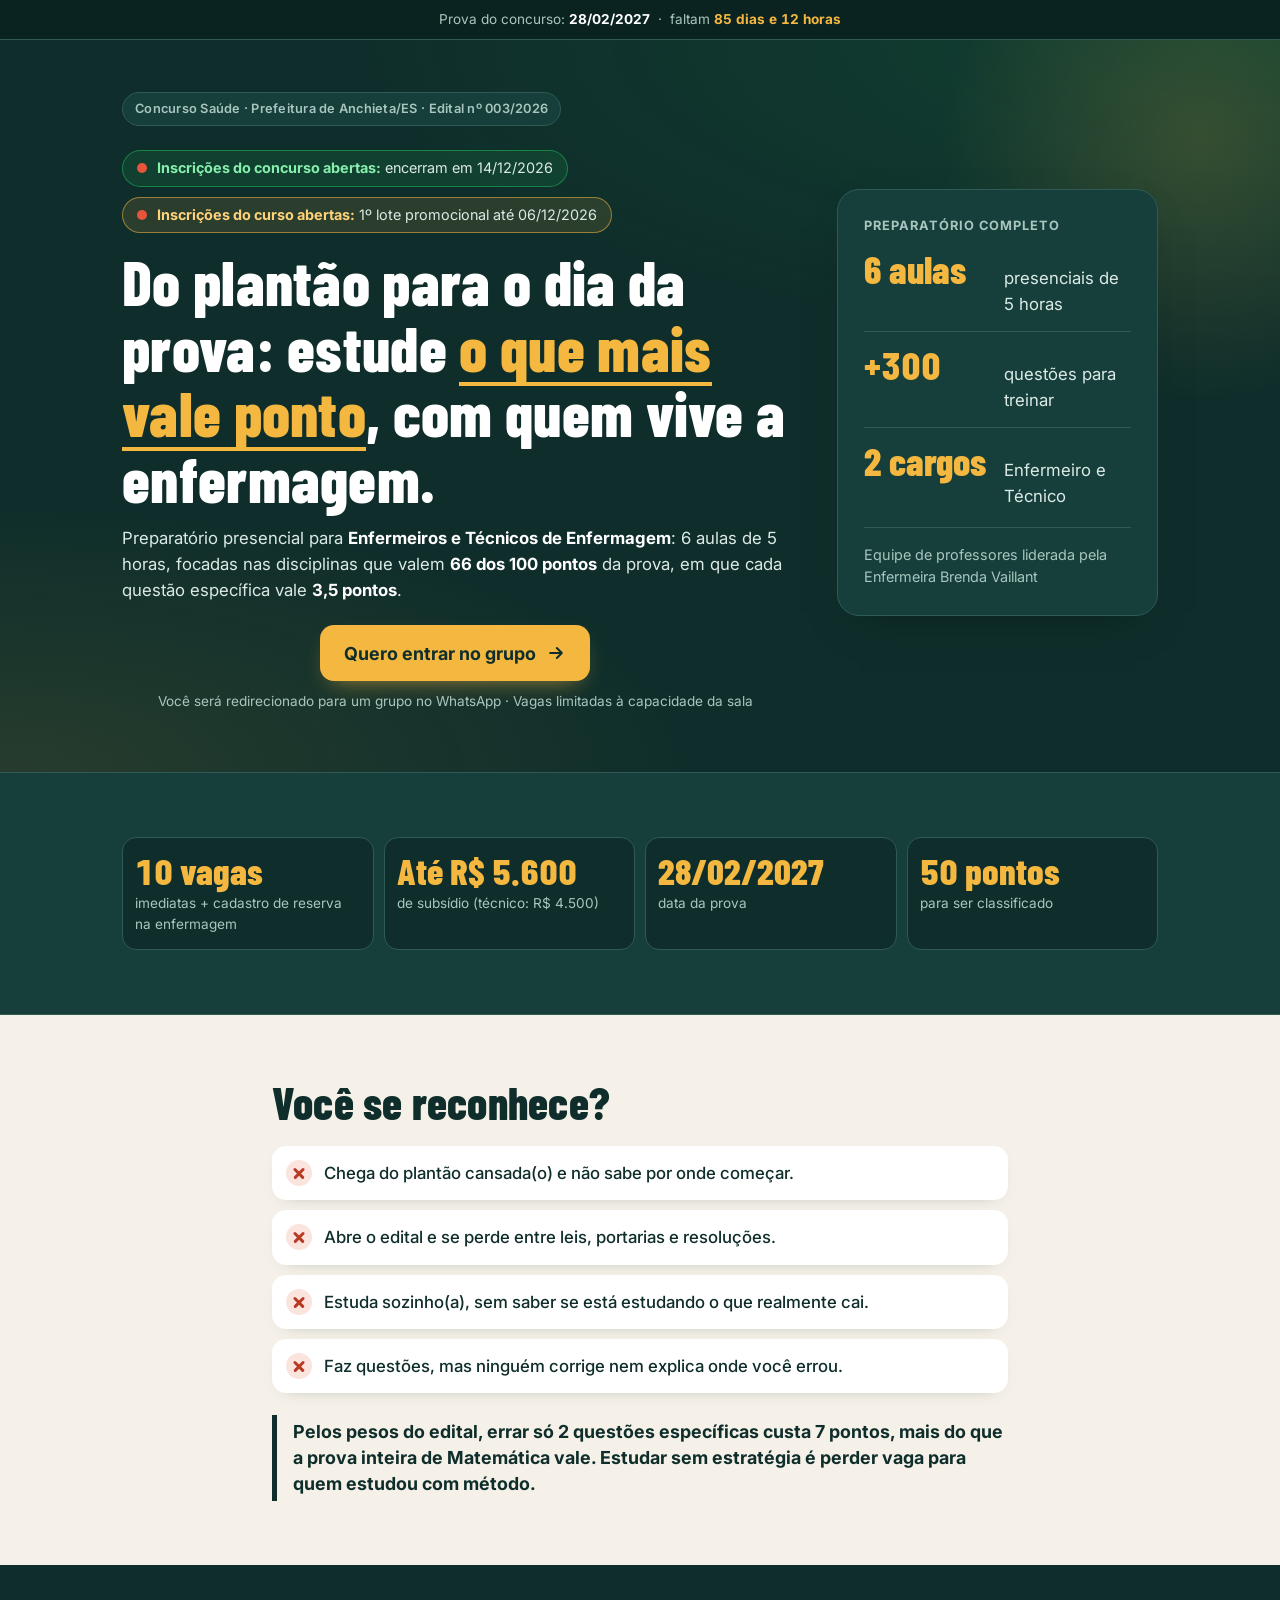
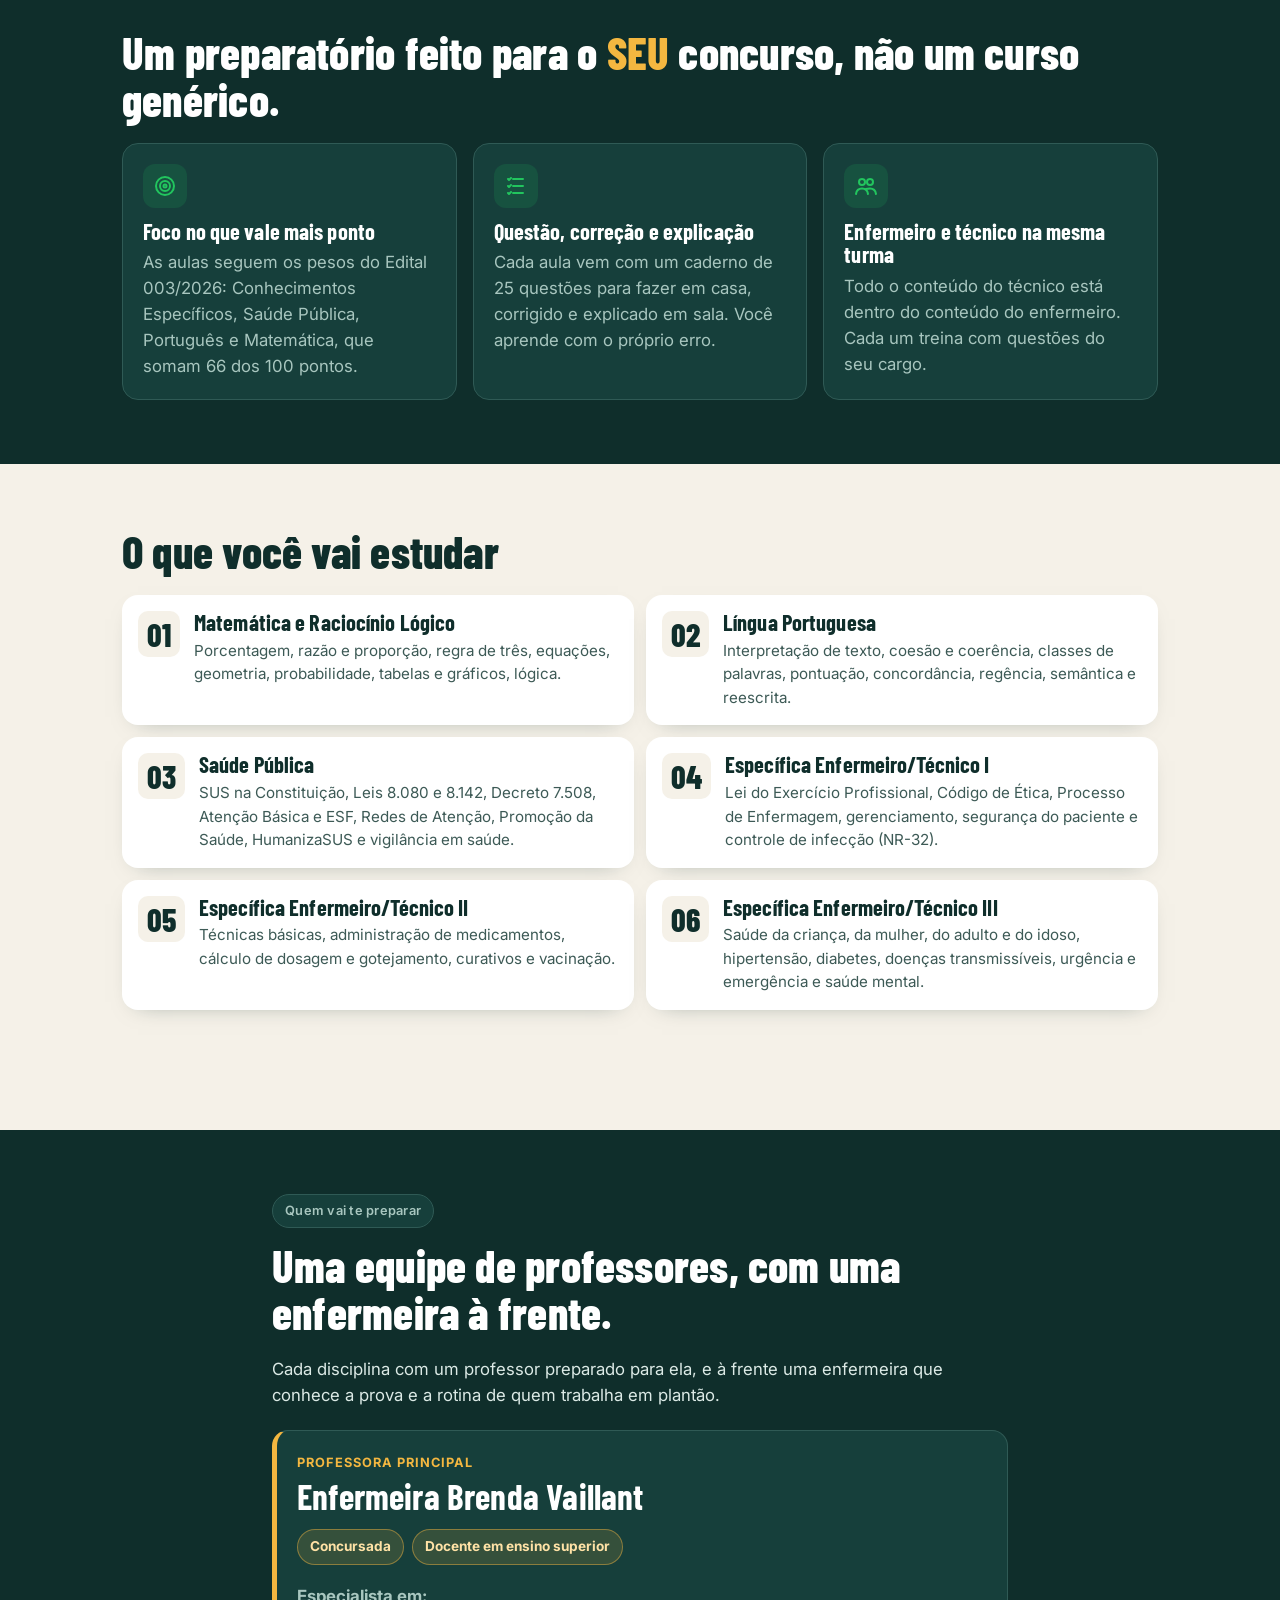
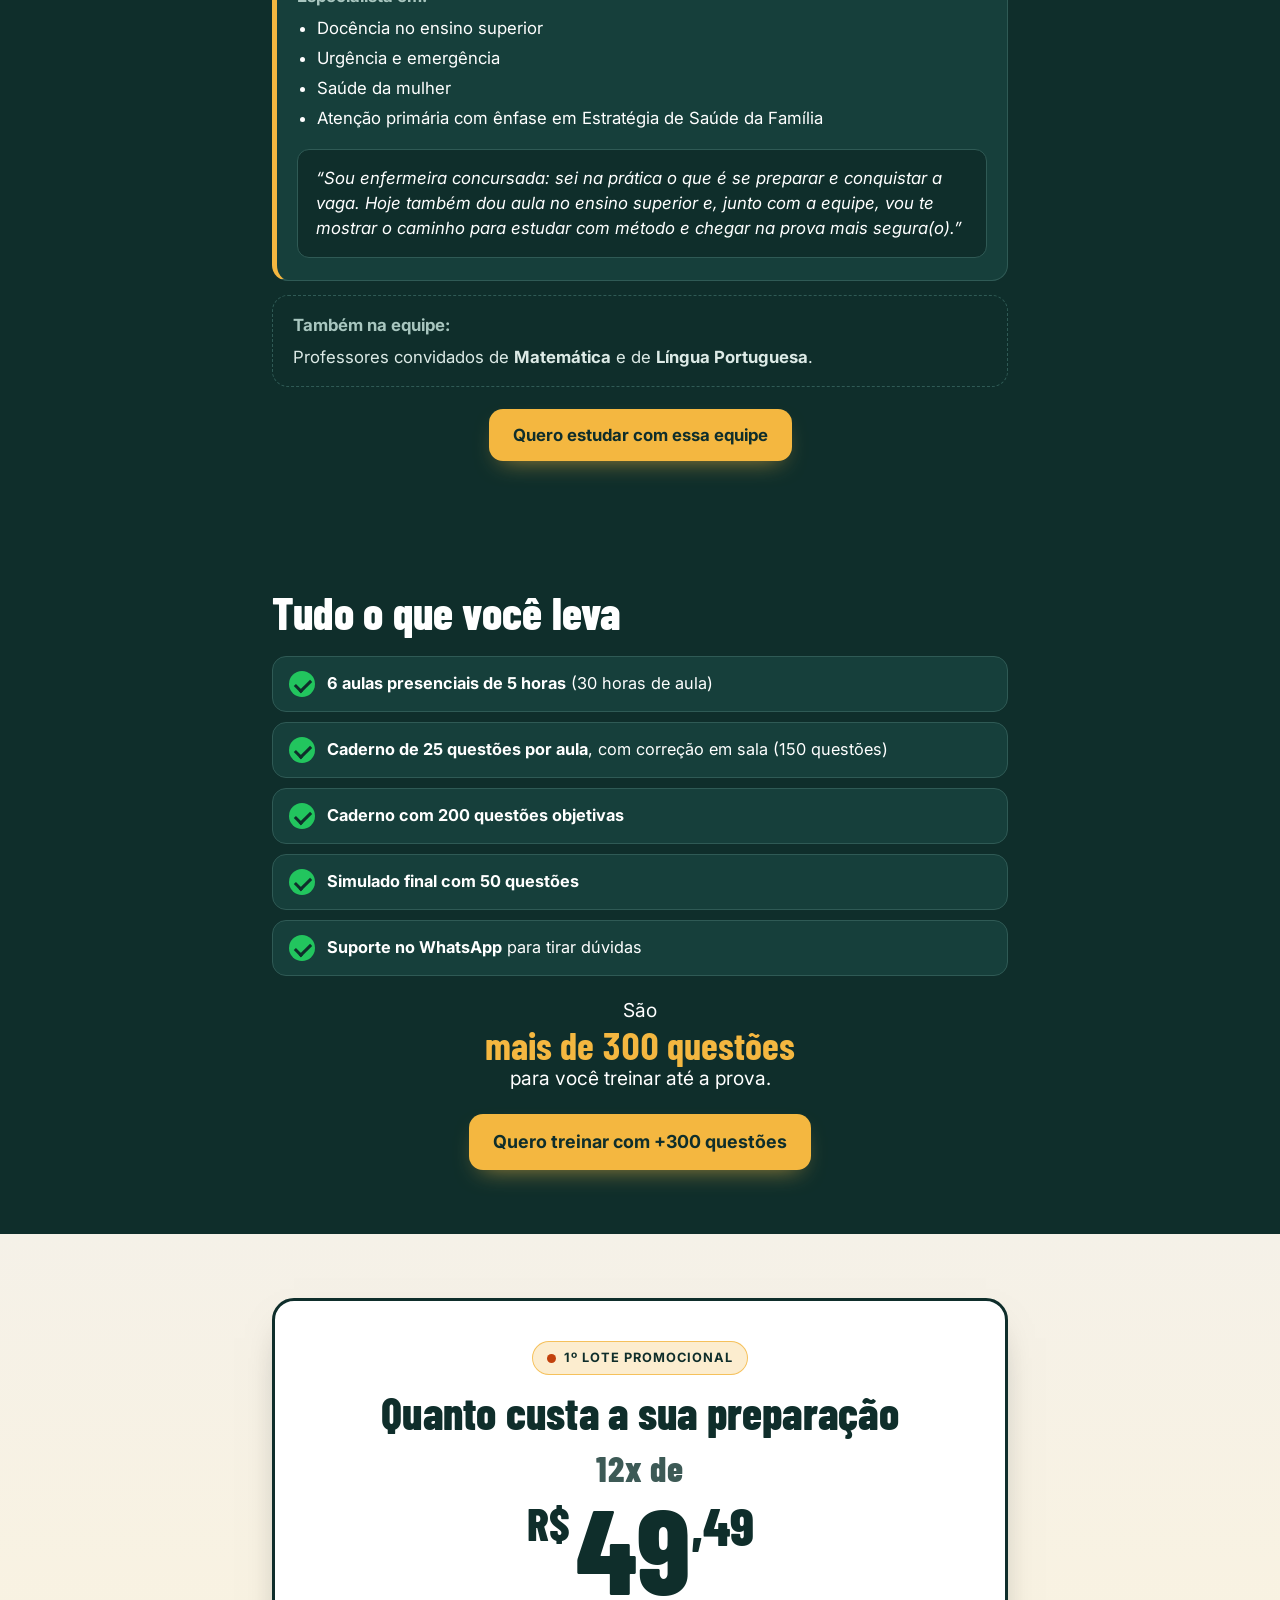
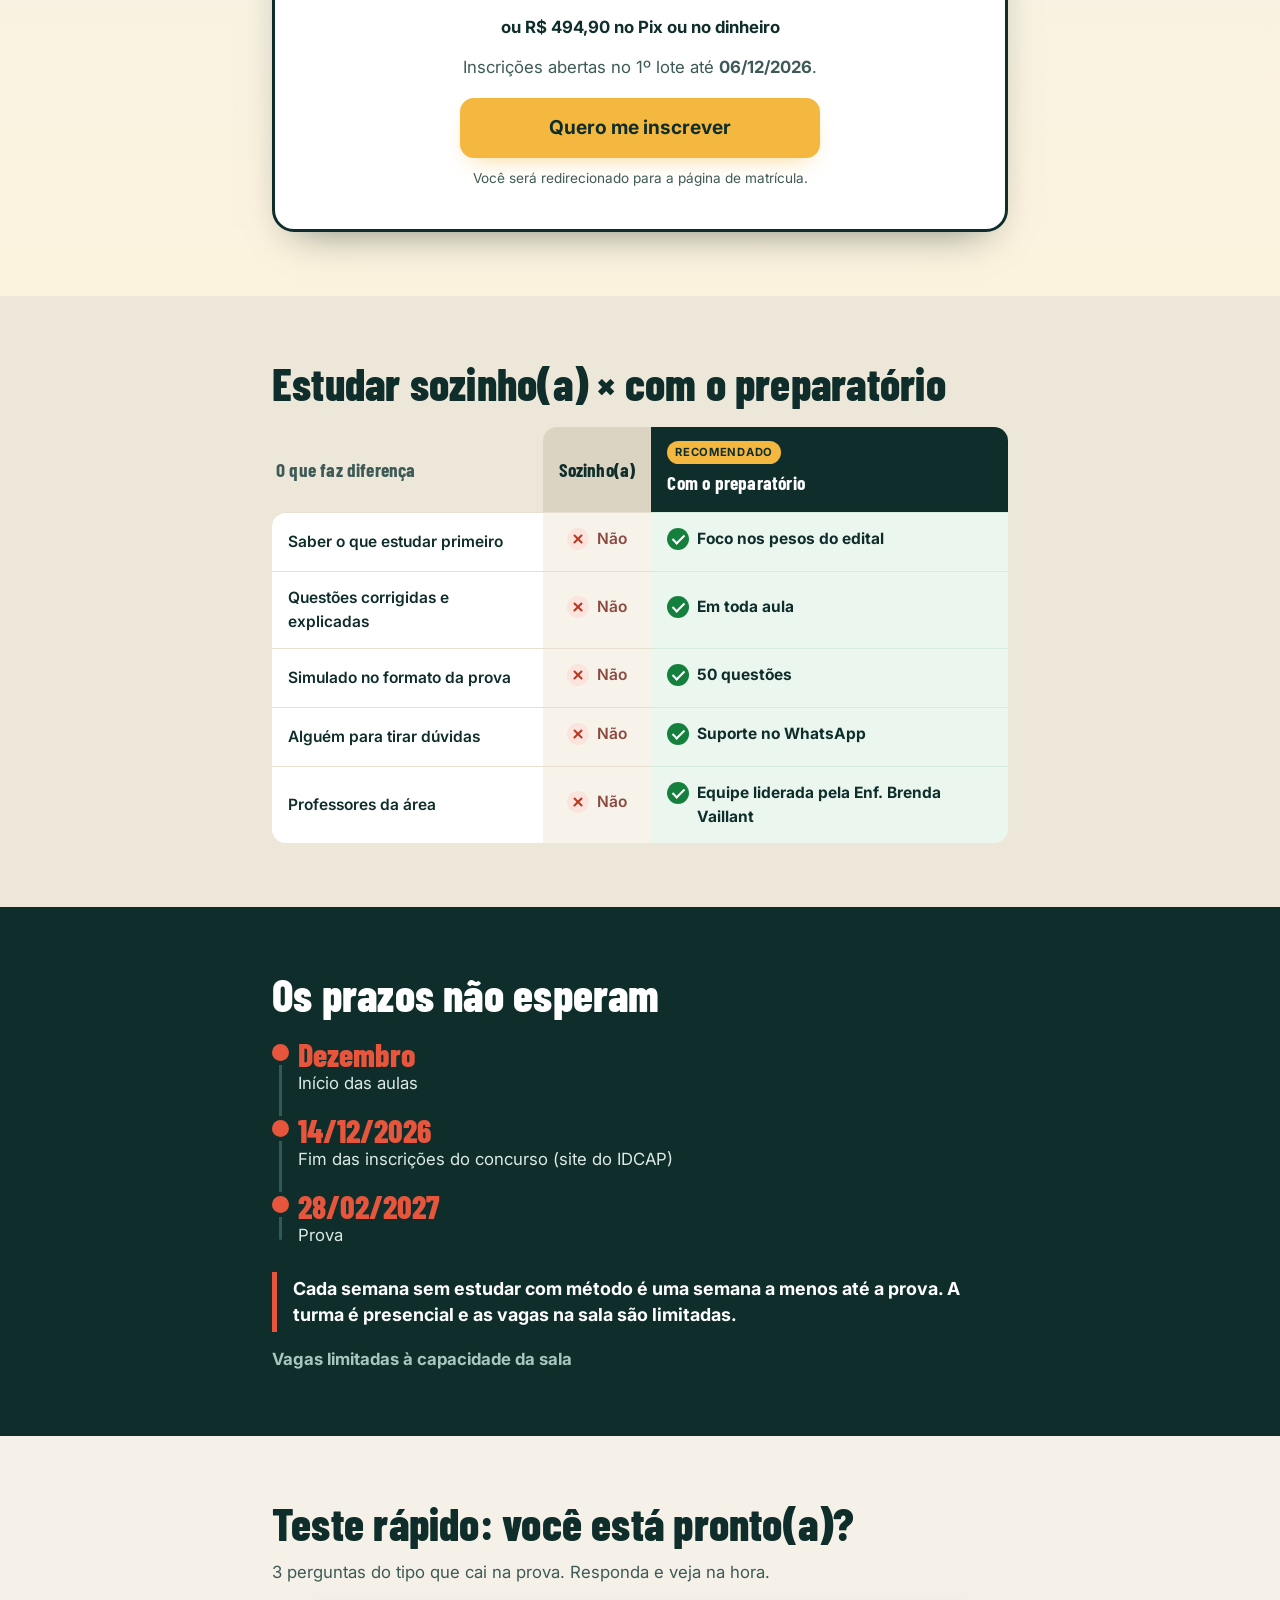
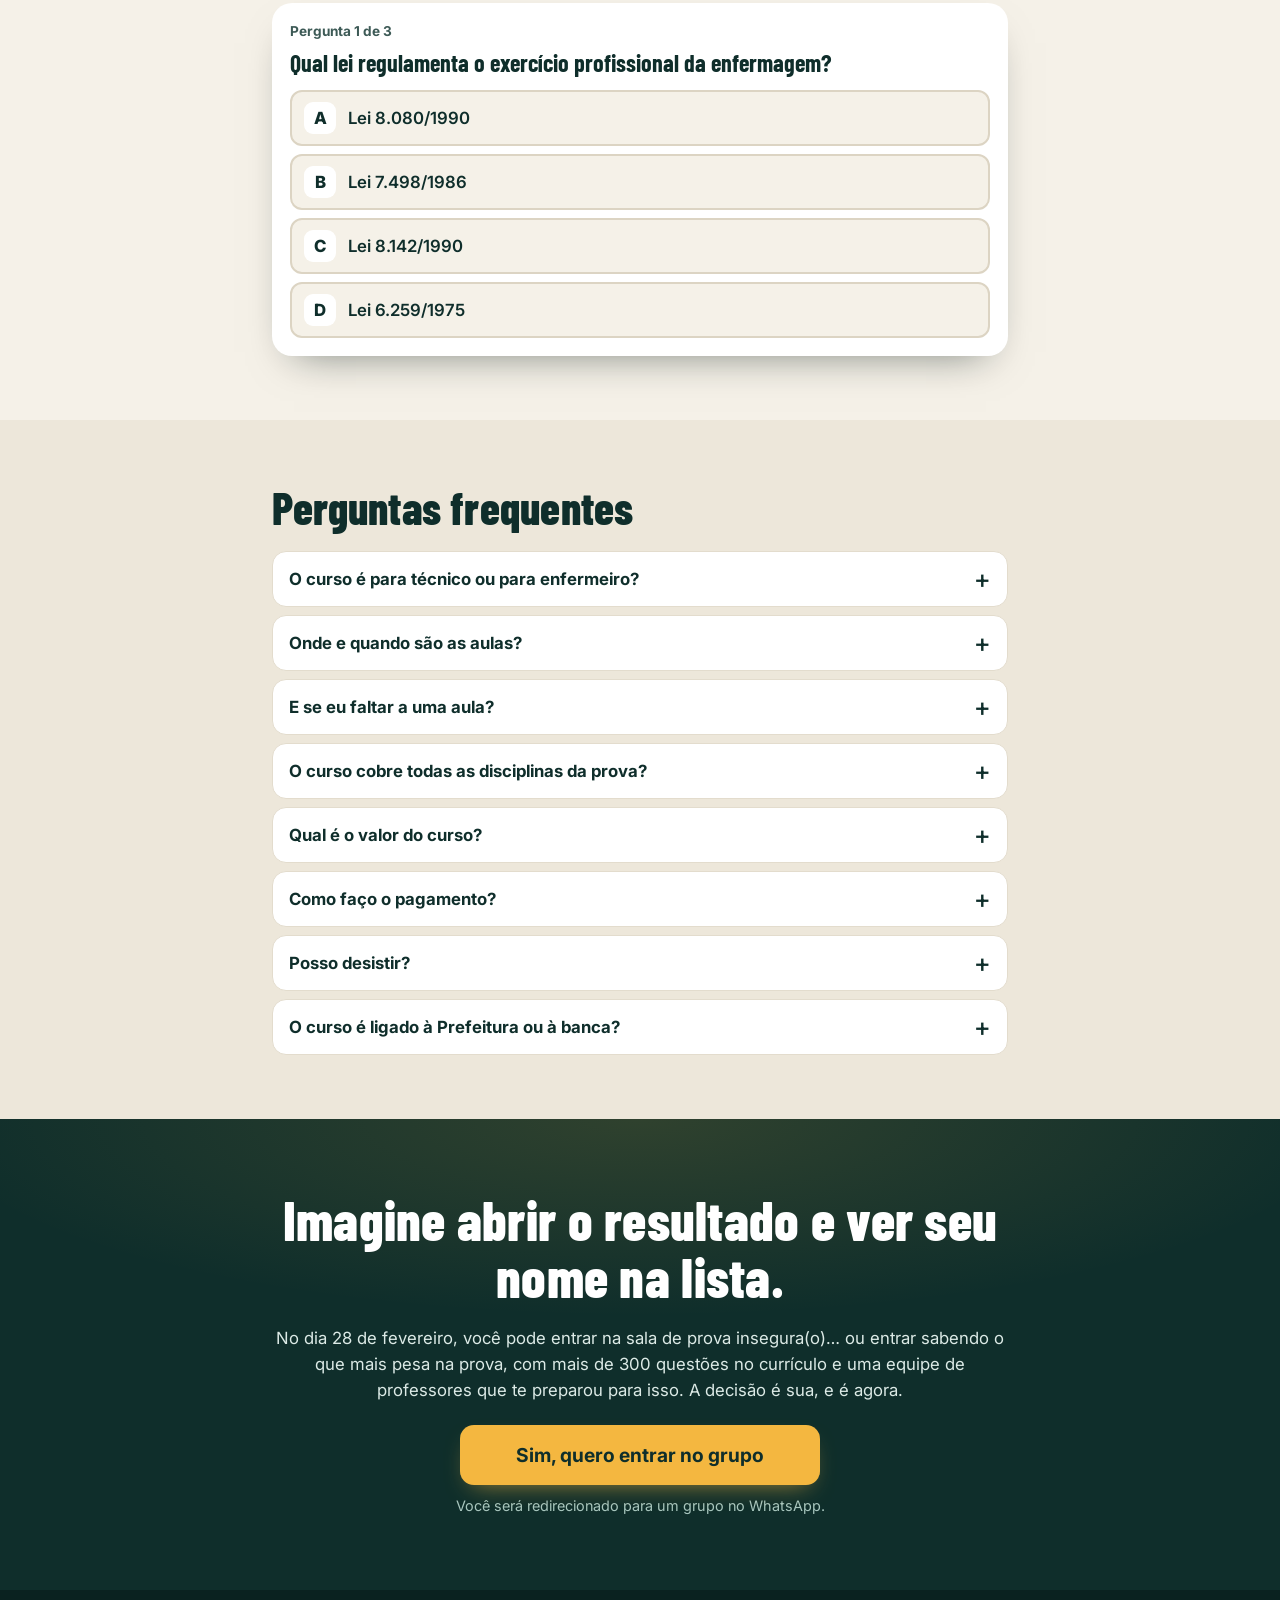
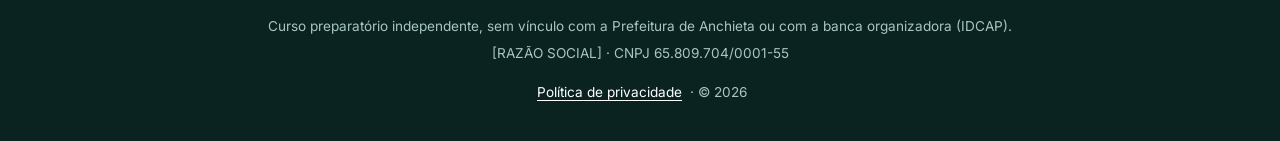
<file: index.html>
<!DOCTYPE html>
<html lang="pt-BR">
<head>
<meta charset="UTF-8">
<meta name="viewport" content="width=device-width, initial-scale=1, viewport-fit=cover">
<title>Preparatório de Enfermagem · Concurso Saúde Anchieta/ES</title>
<meta name="description" content="Preparatório presencial para Enfermeiros e Técnicos de Enfermagem do concurso da Saúde de Anchieta/ES: 6 aulas de 5 horas, mais de 300 questões e suporte no WhatsApp.">
<meta name="theme-color" content="#0F2E2B">

<!-- Open Graph: aparência do link no WhatsApp e nas redes -->
<meta property="og:type" content="website">
<meta property="og:locale" content="pt_BR">
<meta property="og:title" content="Preparatório de Enfermagem · Concurso Saúde Anchieta/ES">
<meta property="og:description" content="6 aulas presenciais de 5 horas, mais de 300 questões e suporte no WhatsApp, com uma equipe liderada pela Enfermeira Brenda Vaillant.">
<meta property="og:image" content="assets/og.jpg">
<!-- Ao publicar, troque por endereços completos: [URL DO SITE]/assets/og.jpg e og:url = [URL DO SITE] -->

<!-- PIXEL META / GOOGLE TAG AQUI -->

<link rel="icon" href="data:image/svg+xml,%3Csvg xmlns='http://www.w3.org/2000/svg' viewBox='0 0 32 32'%3E%3Crect width='32' height='32' rx='8' fill='%230F2E2B'/%3E%3Cpath d='M13 7h6v6h6v6h-6v6h-6v-6H7v-6h6z' fill='%23F4B740'/%3E%3C/svg%3E">
<link rel="preconnect" href="https://fonts.googleapis.com">
<link rel="preconnect" href="https://fonts.gstatic.com" crossorigin>
<link href="https://fonts.googleapis.com/css2?family=Barlow+Condensed:wght@700;800&family=Inter:wght@400;500;600;700&display=swap" rel="stylesheet">
<link rel="stylesheet" href="styles.css?v=179579770415">
</head>
<body>
<a class="pular" href="#conteudo">Pular para o conteúdo</a>
<div class="progresso-leitura" id="progresso" aria-hidden="true"></div>

<!-- 0. Barra fixa no topo -->
<div class="barra-topo" role="note">
  <span>Prova<span class="so-desktop"> do concurso</span>: <strong>28/02/2027</strong></span>
  <span class="ponto" aria-hidden="true">·</span>
  <span>faltam <strong id="contador" aria-live="off">--</strong></span>
</div>

<main id="conteudo">

  <!-- 1. Hero -->
  <section class="secao escura hero" id="topo">
    <div class="caixa hero-grade">
      <div class="hero-texto">
        <p class="selo">Concurso Saúde · Prefeitura de Anchieta/ES · Edital nº 003/2026</p>
        <p class="aviso-inscricoes" id="avisoInscricoes"><span class="ponto-vivo" aria-hidden="true"></span><span><strong>Inscrições do concurso abertas:</strong> encerram em 14/12/2026</span></p>
        <p class="aviso-inscricoes aviso-lote" data-lote><span class="ponto-vivo" aria-hidden="true"></span><span><strong>Inscrições do curso abertas:</strong> 1º lote promocional até <span data-texto="fimLote">06/12/2026</span></span></p>
        <h1>Do plantão para o dia da prova: estude <span class="destaque">o que mais vale ponto</span>, com quem vive a enfermagem.</h1>
        <p class="sub">Preparatório presencial para <strong>Enfermeiros e Técnicos de Enfermagem</strong>: 6 aulas de 5 horas, focadas nas disciplinas que valem <strong>66 dos 100 pontos</strong> da prova, em que cada questão específica vale <strong>3,5 pontos</strong>.</p>
        <a class="botao botao-grande botao-brilho" data-cta="hero" href="https://chat.whatsapp.com/J3gs56NgzSqK2GQkw09Z9s?s=cl&amp;p=i&amp;mlu=4&amp;ilr=4&amp;iam=2" target="_blank" rel="noopener">
          Quero entrar no grupo
          <svg viewBox="0 0 24 24" aria-hidden="true"><path d="M5 12h14M13 6l6 6-6 6"/></svg>
        </a>
        <p class="micro">Você será redirecionado para um grupo no WhatsApp · <span data-texto="vagasCurto">Vagas limitadas à capacidade da sala</span></p>
      </div>
      <aside class="hero-resumo" aria-label="Resumo do preparatório">
        <p class="hero-resumo-titulo">Preparatório Completo</p>
        <ul>
          <li><strong>6 aulas</strong><span>presenciais de 5 horas</span></li>
          <li><strong>+<span data-contar="300">300</span></strong><span>questões para treinar</span></li>
          <li><strong>2 cargos</strong><span>Enfermeiro e Técnico</span></li>
        </ul>
        <p class="hero-resumo-equipe">Equipe de professores liderada pela Enfermeira Brenda Vaillant</p>
      </aside>
    </div>
  </section>

  <!-- 2. Números do concurso -->
  <section class="secao numeros" aria-label="Números do concurso">
    <div class="caixa numeros-grade">
      <div class="numero revelar"><strong><span data-contar="10">10</span> vagas</strong><span>imediatas + cadastro de reserva na enfermagem</span></div>
      <div class="numero revelar"><strong>Até R$ <span data-contar="5600">5.600</span></strong><span>de subsídio (técnico: R$ 4.500)</span></div>
      <div class="numero revelar"><strong>28/02/2027</strong><span>data da prova</span></div>
      <div class="numero revelar"><strong><span data-contar="50">50</span> pontos</strong><span>para ser classificado</span></div>
    </div>
  </section>

  <!-- 3. Dor -->
  <section class="secao clara" aria-labelledby="t-dor">
    <div class="caixa estreita">
      <h2 id="t-dor" class="revelar">Você se reconhece?</h2>
      <ul class="lista-dor">
        <li class="revelar"><span class="icone-x" aria-hidden="true"></span>Chega do plantão cansada(o) e não sabe por onde começar.</li>
        <li class="revelar"><span class="icone-x" aria-hidden="true"></span>Abre o edital e se perde entre leis, portarias e resoluções.</li>
        <li class="revelar"><span class="icone-x" aria-hidden="true"></span>Estuda sozinho(a), sem saber se está estudando o que realmente cai.</li>
        <li class="revelar"><span class="icone-x" aria-hidden="true"></span>Faz questões, mas ninguém corrige nem explica onde você errou.</li>
      </ul>
      <p class="agitacao revelar">Pelos pesos do edital, errar só 2 questões específicas custa 7 pontos, mais do que a prova inteira de Matemática vale. Estudar sem estratégia é perder vaga para quem estudou com método.</p>
    </div>
  </section>

  <!-- 4. Solução -->
  <section class="secao escura" aria-labelledby="t-solucao">
    <div class="caixa">
      <h2 id="t-solucao" class="revelar">Um preparatório feito para o <span class="destaque">SEU</span> concurso, não um curso genérico.</h2>
      <div class="cards-3">
        <article class="card revelar">
          <span class="card-icone" aria-hidden="true"><svg viewBox="0 0 24 24"><circle cx="12" cy="12" r="9"/><circle cx="12" cy="12" r="5"/><circle cx="12" cy="12" r="1.5"/></svg></span>
          <h3>Foco no que vale mais ponto</h3>
          <p>As aulas seguem os pesos do Edital 003/2026: Conhecimentos Específicos, Saúde Pública, Português e Matemática, que somam 66 dos 100 pontos.</p>
        </article>
        <article class="card revelar">
          <span class="card-icone" aria-hidden="true"><svg viewBox="0 0 24 24"><path d="M9 5h10M9 12h10M9 19h10M4 5l1 1 2-2M4 12l1 1 2-2M4 19l1 1 2-2"/></svg></span>
          <h3>Questão, correção e explicação</h3>
          <p>Cada aula vem com um caderno de 25 questões para fazer em casa, corrigido e explicado em sala. Você aprende com o próprio erro.</p>
        </article>
        <article class="card revelar">
          <span class="card-icone" aria-hidden="true"><svg viewBox="0 0 24 24"><circle cx="8" cy="8" r="3"/><circle cx="16" cy="8" r="3"/><path d="M2 20c.5-3.5 3-5.5 6-5.5s5.5 2 6 5.5M12 15c1-.3 2.5-.5 4-.5 3 0 5.5 2 6 5.5"/></svg></span>
          <h3>Enfermeiro e técnico na mesma turma</h3>
          <p>Todo o conteúdo do técnico está dentro do conteúdo do enfermeiro. Cada um treina com questões do seu cargo.</p>
        </article>
      </div>
    </div>
  </section>

  <!-- 5. Conteúdo -->
  <section class="secao clara" aria-labelledby="t-conteudo">
    <div class="caixa">
      <h2 id="t-conteudo" class="revelar">O que você vai estudar</h2>
      <ol class="aulas">
        <li class="aula revelar"><span class="aula-num">01</span><div><h3>Matemática e Raciocínio Lógico</h3><p>Porcentagem, razão e proporção, regra de três, equações, geometria, probabilidade, tabelas e gráficos, lógica.</p></div></li>
        <li class="aula revelar"><span class="aula-num">02</span><div><h3>Língua Portuguesa</h3><p>Interpretação de texto, coesão e coerência, classes de palavras, pontuação, concordância, regência, semântica e reescrita.</p></div></li>
        <li class="aula revelar"><span class="aula-num">03</span><div><h3>Saúde Pública</h3><p>SUS na Constituição, Leis 8.080 e 8.142, Decreto 7.508, Atenção Básica e ESF, Redes de Atenção, Promoção da Saúde, HumanizaSUS e vigilância em saúde.</p></div></li>
        <li class="aula revelar"><span class="aula-num">04</span><div><h3>Específica Enfermeiro/Técnico I</h3><p>Lei do Exercício Profissional, Código de Ética, Processo de Enfermagem, gerenciamento, segurança do paciente e controle de infecção (NR-32).</p></div></li>
        <li class="aula revelar"><span class="aula-num">05</span><div><h3>Específica Enfermeiro/Técnico II</h3><p>Técnicas básicas, administração de medicamentos, cálculo de dosagem e gotejamento, curativos e vacinação.</p></div></li>
        <li class="aula revelar"><span class="aula-num">06</span><div><h3>Específica Enfermeiro/Técnico III</h3><p>Saúde da criança, da mulher, do adulto e do idoso, hipertensão, diabetes, doenças transmissíveis, urgência e emergência e saúde mental.</p></div></li>
      </ol>
      <p class="selo-claro revelar">Conteúdo baseado no Anexo III do Edital nº 003/2026.</p>
    </div>
  </section>

  <!-- 6. Autoridade -->
  <section class="secao escura" aria-labelledby="t-equipe">
    <div class="caixa estreita">
      <p class="selo revelar">Quem vai te preparar</p>
      <h2 id="t-equipe" class="revelar">Uma equipe de professores, com uma enfermeira à frente.</h2>
      <p class="equipe-intro revelar">Cada disciplina com um professor preparado para ela, e à frente uma enfermeira que conhece a prova e a rotina de quem trabalha em plantão.</p>

      <article class="professora revelar">
        <p class="professora-papel">Professora principal</p>
        <h3>Enfermeira Brenda Vaillant</h3>
        <ul class="selos"><li>Concursada</li><li>Docente em ensino superior</li></ul>
        <p class="rotulo">Especialista em:</p>
        <ul class="especialidades">
          <li>Docência no ensino superior</li>
          <li>Urgência e emergência</li>
          <li>Saúde da mulher</li>
          <li>Atenção primária com ênfase em Estratégia de Saúde da Família</li>
        </ul>
        <!-- [A BRENDA DEVE APROVAR OU REESCREVER ESTA FRASE] -->
        <blockquote class="citacao">“Sou enfermeira concursada: sei na prática o que é se preparar e conquistar a vaga. Hoje também dou aula no ensino superior e, junto com a equipe, vou te mostrar o caminho para estudar com método e chegar na prova mais segura(o).”</blockquote>
      </article>

      <div class="equipe-demais revelar">
        <p class="rotulo">Também na equipe:</p>
        <p>Professores convidados de <strong>Matemática</strong> e de <strong>Língua Portuguesa</strong>.</p>
      </div>

      <a class="botao revelar centro-celular" data-cta="professores" href="https://chat.whatsapp.com/J3gs56NgzSqK2GQkw09Z9s?s=cl&amp;p=i&amp;mlu=4&amp;ilr=4&amp;iam=2" target="_blank" rel="noopener">Quero estudar com essa equipe</a>
    </div>
  </section>

  <!-- 7. Prova social: escondida até haver depoimentos REAIS e autorizados. Para mostrar, tire a classe "hidden". -->
  <section class="secao clara hidden" id="depoimentos" aria-labelledby="t-depo">
    <div class="caixa">
      <h2 id="t-depo">Quem já estudou com a gente</h2>
      <div class="depoimentos">
        <figure class="depo"><blockquote>[DEPOIMENTO REAL 1]</blockquote><figcaption>[NOME] · [CARGO]</figcaption></figure>
        <figure class="depo"><blockquote>[DEPOIMENTO REAL 2]</blockquote><figcaption>[NOME] · [CARGO]</figcaption></figure>
        <figure class="depo"><blockquote>[DEPOIMENTO REAL 3]</blockquote><figcaption>[NOME] · [CARGO]</figcaption></figure>
      </div>
    </div>
  </section>

  <!-- 8. Pilha de valor -->
  <section class="secao escura" aria-labelledby="t-leva">
    <div class="caixa estreita">
      <h2 id="t-leva" class="revelar">Tudo o que você leva</h2>
      <ul class="pilha">
        <li class="revelar"><span class="check" aria-hidden="true"></span><span><strong>6 aulas presenciais de 5 horas</strong> (30 horas de aula)</span></li>
        <li class="revelar"><span class="check" aria-hidden="true"></span><span><strong>Caderno de 25 questões por aula</strong>, com correção em sala (150 questões)</span></li>
        <li class="revelar"><span class="check" aria-hidden="true"></span><span><strong>Caderno com 200 questões objetivas</strong></span></li>
        <li class="revelar"><span class="check" aria-hidden="true"></span><span><strong>Simulado final com 50 questões</strong></span></li>
        <li class="revelar"><span class="check" aria-hidden="true"></span><span><strong>Suporte no WhatsApp</strong> para tirar dúvidas</span></li>
      </ul>
      <p class="total-questoes revelar">São <strong>mais de <span data-contar="300">300</span> questões</strong> para você treinar até a prova.</p>
      <a class="botao botao-grande" data-cta="pilha-de-valor" href="https://chat.whatsapp.com/J3gs56NgzSqK2GQkw09Z9s?s=cl&amp;p=i&amp;mlu=4&amp;ilr=4&amp;iam=2" target="_blank" rel="noopener">Quero treinar com +300 questões</a>
    </div>
  </section>

  <!-- 9. Valor do curso -->
  <section class="secao clara lancamento" id="investimento" aria-labelledby="t-preco">
    <div class="caixa estreita">
      <div class="lancamento-card revelar">
        <p class="lancamento-selo" data-lote><span class="ponto-vivo" aria-hidden="true"></span>1º lote promocional</p>
        <h2 id="t-preco">Quanto custa a sua preparação</h2>
        <p class="preco"><span class="vezes" data-texto="parcelasVezes">12x de</span><span class="moeda">R$</span><span data-texto="parcelaInteiro">49</span><span class="centavos" data-texto="parcelaCentavos">,49</span></p>
        <p class="parcelas">ou <span data-texto="preco">R$ 494,90</span> no Pix ou no dinheiro</p>
        <p class="lancamento-texto" data-lote>Inscrições abertas no 1º lote até <strong data-texto="fimLote">06/12/2026</strong>.</p>
        <a class="botao botao-gigante botao-brilho" data-cta="preco" href="https://script.google.com/macros/s/AKfycbxgiasctq3Oh_xgySZvMTWe5_PsK639J1LW0L-Saj3h3viDIr4I2dctkKlDgc1qiE6q/exec?pagina=matricula" target="_blank" rel="noopener">Quero me inscrever</a>
        <p class="micro micro-escuro">Você será redirecionado para a página de matrícula.</p>
      </div>
    </div>
  </section>

  <!-- 10. Comparativo -->
  <section class="secao creme-2" aria-labelledby="t-compara">
    <div class="caixa estreita">
      <h2 id="t-compara" class="revelar">Estudar sozinho(a) × com o preparatório</h2>
      <table class="comparativo revelar">
        <thead>
          <tr>
            <th scope="col" class="col-item">O que faz diferença</th>
            <th scope="col" class="col-sozinho">Sozinho(a)</th>
            <th scope="col" class="col-prep"><span class="selo-recomendado">Recomendado</span>Com o preparatório</th>
          </tr>
        </thead>
        <tbody>
          <tr><th scope="row">Saber o que estudar primeiro</th><td class="col-sozinho" data-rotulo="Sozinho(a)"><span class="cel"><span class="marca nao" aria-hidden="true"></span><span>Não</span></span></td><td class="col-prep" data-rotulo="Com o preparatório"><span class="cel"><span class="marca sim" aria-hidden="true"></span><span>Foco nos pesos do edital</span></span></td></tr>
          <tr><th scope="row">Questões corrigidas e explicadas</th><td class="col-sozinho" data-rotulo="Sozinho(a)"><span class="cel"><span class="marca nao" aria-hidden="true"></span><span>Não</span></span></td><td class="col-prep" data-rotulo="Com o preparatório"><span class="cel"><span class="marca sim" aria-hidden="true"></span><span>Em toda aula</span></span></td></tr>
          <tr><th scope="row">Simulado no formato da prova</th><td class="col-sozinho" data-rotulo="Sozinho(a)"><span class="cel"><span class="marca nao" aria-hidden="true"></span><span>Não</span></span></td><td class="col-prep" data-rotulo="Com o preparatório"><span class="cel"><span class="marca sim" aria-hidden="true"></span><span>50 questões</span></span></td></tr>
          <tr><th scope="row">Alguém para tirar dúvidas</th><td class="col-sozinho" data-rotulo="Sozinho(a)"><span class="cel"><span class="marca nao" aria-hidden="true"></span><span>Não</span></span></td><td class="col-prep" data-rotulo="Com o preparatório"><span class="cel"><span class="marca sim" aria-hidden="true"></span><span>Suporte no WhatsApp</span></span></td></tr>
          <tr><th scope="row">Professores da área</th><td class="col-sozinho" data-rotulo="Sozinho(a)"><span class="cel"><span class="marca nao" aria-hidden="true"></span><span>Não</span></span></td><td class="col-prep" data-rotulo="Com o preparatório"><span class="cel"><span class="marca sim" aria-hidden="true"></span><span>Equipe liderada pela Enf. Brenda Vaillant</span></span></td></tr>
        </tbody>
      </table>
    </div>
  </section>

  <!-- 11. Linha do tempo -->
  <section class="secao escura" aria-labelledby="t-prazos">
    <div class="caixa estreita">
      <h2 id="t-prazos" class="revelar">Os prazos não esperam</h2>
      <ol class="linha-tempo anima-linha">
        <li class="revelar"><strong class="data">Dezembro</strong><span>Início das aulas</span></li>
        <li class="revelar"><strong class="data">14/12/2026</strong><span>Fim das inscrições do concurso (site do IDCAP)</span></li>
        <li class="revelar"><strong class="data">28/02/2027</strong><span>Prova</span></li>
      </ol>
      <p class="agitacao agitacao-escura revelar">Cada semana sem estudar com método é uma semana a menos até a prova. A turma é presencial e as vagas na sala são limitadas.</p>
      <p class="vagas revelar" data-texto="vagasLongo">Vagas limitadas à capacidade da sala</p>
    </div>
  </section>

  <!-- 12. Quiz -->
  <section class="secao clara" id="quiz" aria-labelledby="t-quiz">
    <div class="caixa estreita">
      <h2 id="t-quiz" class="revelar">Teste rápido: você está pronto(a)?</h2>
      <p class="intro-quiz revelar">3 perguntas do tipo que cai na prova. Responda e veja na hora.</p>
      <div class="quiz revelar" id="quizCaixa">
        <noscript><p>Ative o JavaScript para fazer o teste.</p></noscript>
      </div>
    </div>
  </section>

  <!-- 13. FAQ -->
  <section class="secao creme-2" aria-labelledby="t-faq">
    <div class="caixa estreita">
      <h2 id="t-faq" class="revelar">Perguntas frequentes</h2>
      <div class="faq">
        <details class="revelar"><summary>O curso é para técnico ou para enfermeiro?</summary><p>Para os dois. As aulas comuns são iguais e, nas específicas, cada cargo treina com questões do seu conteúdo.</p></details>
        <details class="revelar"><summary>Onde e quando são as aulas?</summary><p><span data-texto="local">O local ainda será definido</span>. <span data-texto="inicio">As aulas serão iniciadas em dezembro</span>, e <span data-texto="horarios">os horários serão combinados no grupo da turma</span>.</p></details>
        <details class="revelar"><summary>E se eu faltar a uma aula?</summary><p>A aula perdida não é reposta presencialmente.</p></details>
        <details class="revelar"><summary>O curso cobre todas as disciplinas da prova?</summary><p>As 6 aulas cobrem Matemática, Português, Saúde Pública e Conhecimentos Específicos, que somam 66 dos 100 pontos. Noções de Administração Pública, Conhecimentos Locais e Conhecimentos Gerais não fazem parte das aulas e devem ser estudados à parte.</p></details>
        <details class="revelar"><summary>Qual é o valor do curso?</summary><p>São <span data-texto="parcelamentoCurto">12x de R$ 49,49</span> no cartão de crédito (<span data-texto="totalCurto">total de R$ 593,88, com juros</span>) ou <span data-texto="preco">R$ 494,90</span> à vista, no Pix ou no dinheiro.<span data-lote> As inscrições do 1º lote promocional vão até <span data-texto="fimLote">06/12/2026</span>.</span></p></details>
        <details class="revelar"><summary>Como faço o pagamento?</summary><p data-texto="formasPagamento">Pix ou dinheiro, à vista, ou cartão de crédito em até 12x (com juros).</p></details>
        <details class="revelar"><summary>Posso desistir?</summary><p>Sim. Se você cancelar em até 7 dias após a compra, recebe o seu dinheiro de volta.</p></details>
        <details class="revelar"><summary>O curso é ligado à Prefeitura ou à banca?</summary><p>Não. É um curso preparatório independente.</p></details>
      </div>
    </div>
  </section>

  <!-- 14. Chamada final -->
  <section class="secao escura final" id="final" aria-labelledby="t-final">
    <div class="caixa estreita centro">
      <h2 id="t-final" class="revelar">Imagine abrir o resultado e ver seu nome na lista.</h2>
      <p class="revelar">No dia 28 de fevereiro, você pode entrar na sala de prova insegura(o)… ou entrar sabendo o que mais pesa na prova, com mais de 300 questões no currículo e uma equipe de professores que te preparou para isso. A decisão é sua, e é agora.</p>
      <a class="botao botao-gigante botao-brilho revelar" data-cta="chamada-final" href="https://chat.whatsapp.com/J3gs56NgzSqK2GQkw09Z9s?s=cl&amp;p=i&amp;mlu=4&amp;ilr=4&amp;iam=2" target="_blank" rel="noopener">Sim, quero entrar no grupo</a>
      <p class="micro">Você será redirecionado para um grupo no WhatsApp.</p>
    </div>
  </section>
</main>

<!-- 15. Rodapé -->
<footer class="rodape">
  <div class="caixa">
    <p>Curso preparatório independente, sem vínculo com a Prefeitura de Anchieta ou com a banca organizadora (IDCAP).</p>
    <p>[RAZÃO SOCIAL] · CNPJ 65.809.704/0001-55</p>
    <p><a href="politica-de-privacidade.html">Política de privacidade</a> · © <span id="ano">2026</span></p>
  </div>
</footer>

<!-- Barra fixa no celular -->
<div class="barra-celular" id="barraCelular" aria-hidden="true">
  <span class="barra-texto barra-preco"><span data-texto="parcelamentoCurto">12x de R$ 49,49</span><small>ou <span data-texto="preco">R$ 494,90</span> no Pix</small></span>
  <a class="botao" data-cta="barra-celular" href="https://chat.whatsapp.com/J3gs56NgzSqK2GQkw09Z9s?s=cl&amp;p=i&amp;mlu=4&amp;ilr=4&amp;iam=2" target="_blank" rel="noopener" tabindex="-1">Entrar no grupo</a>
</div>

<script src="script.js?v=179579770415"></script>
</body>
</html>
</file>
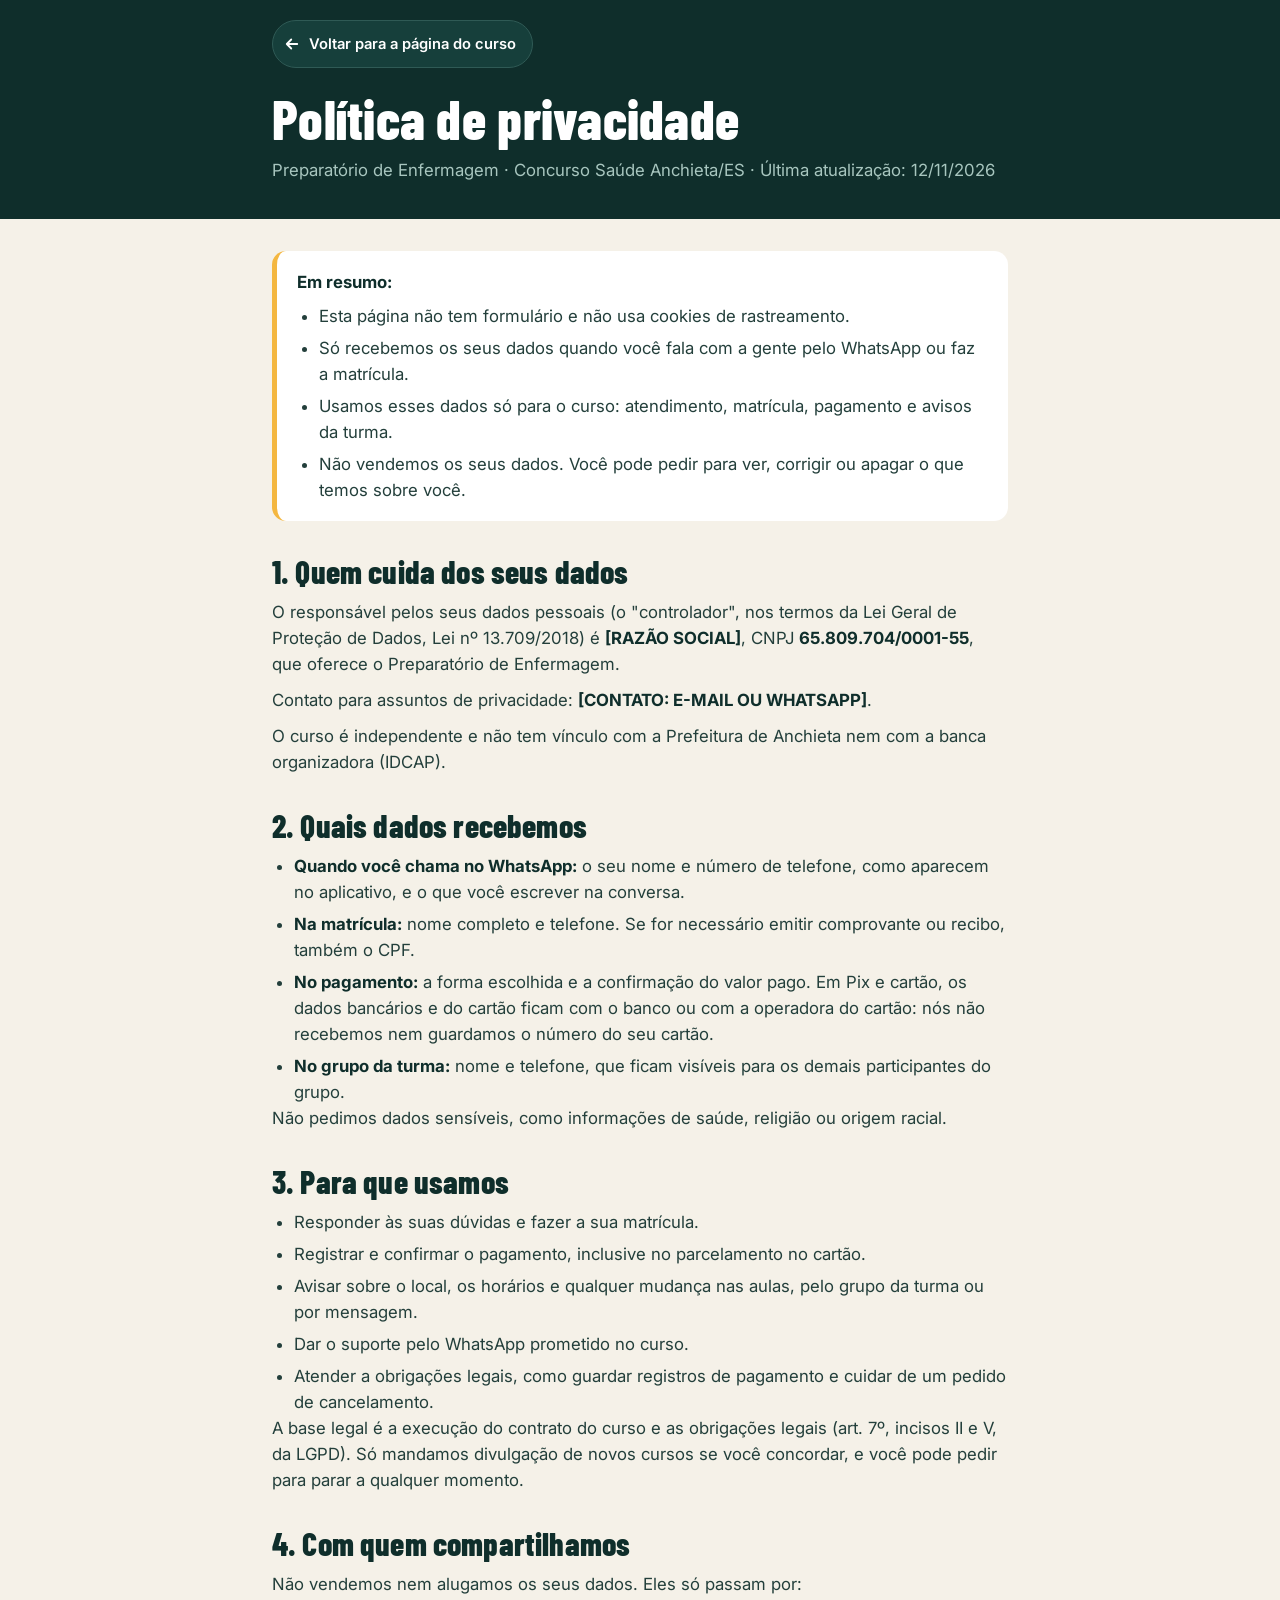
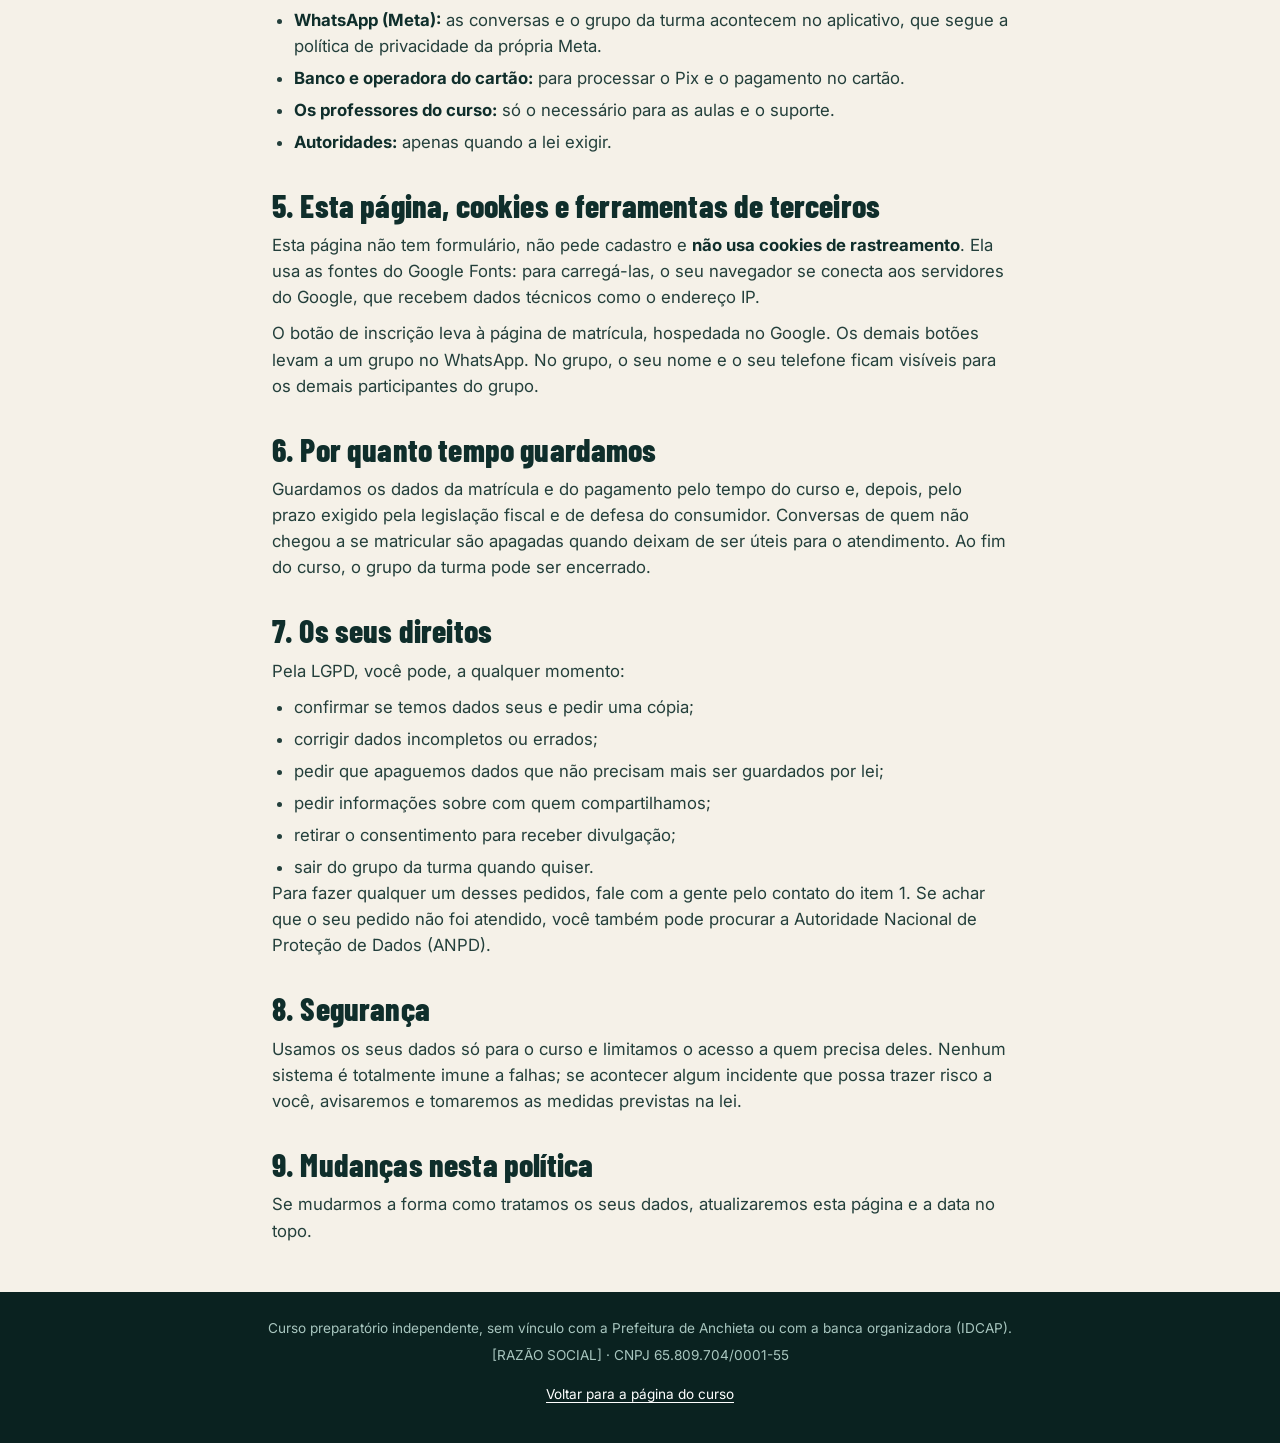
<file: politica-de-privacidade.html>
<!DOCTYPE html>
<html lang="pt-BR">
<head>
<meta charset="UTF-8">
<meta name="viewport" content="width=device-width, initial-scale=1, viewport-fit=cover">
<title>Política de privacidade · Preparatório de Enfermagem</title>
<meta name="description" content="Como o Preparatório de Enfermagem trata os seus dados pessoais.">
<meta name="theme-color" content="#0F2E2B">
<meta name="robots" content="noindex">
<link rel="icon" href="data:image/svg+xml,%3Csvg xmlns='http://www.w3.org/2000/svg' viewBox='0 0 32 32'%3E%3Crect width='32' height='32' rx='8' fill='%230F2E2B'/%3E%3Cpath d='M13 7h6v6h6v6h-6v6h-6v-6H7v-6h6z' fill='%23F4B740'/%3E%3C/svg%3E">
<link rel="preconnect" href="https://fonts.googleapis.com">
<link rel="preconnect" href="https://fonts.gstatic.com" crossorigin>
<link href="https://fonts.googleapis.com/css2?family=Barlow+Condensed:wght@700;800&family=Inter:wght@400;500;600;700&display=swap" rel="stylesheet">
<link rel="stylesheet" href="styles.css?v=179579770415">
</head>
<body class="pagina-texto">
<a class="pular" href="#conteudo">Pular para o conteúdo</a>

<header class="texto-topo">
  <div class="caixa estreita">
    <a class="voltar" href="index.html">
      <svg viewBox="0 0 24 24" aria-hidden="true"><path d="M19 12H5M11 6l-6 6 6 6"/></svg>
      Voltar para a página do curso
    </a>
    <h1>Política de privacidade</h1>
    <p>Preparatório de Enfermagem · Concurso Saúde Anchieta/ES · Última atualização: 12/11/2026</p>
  </div>
</header>

<main id="conteudo" class="texto-corpo">
  <div class="caixa estreita">

    <div class="resumo-privacidade">
      <p><strong>Em resumo:</strong></p>
      <ul>
        <li>Esta página não tem formulário e não usa cookies de rastreamento.</li>
        <li>Só recebemos os seus dados quando você fala com a gente pelo WhatsApp ou faz a matrícula.</li>
        <li>Usamos esses dados só para o curso: atendimento, matrícula, pagamento e avisos da turma.</li>
        <li>Não vendemos os seus dados. Você pode pedir para ver, corrigir ou apagar o que temos sobre você.</li>
      </ul>
    </div>

    <h2>1. Quem cuida dos seus dados</h2>
    <p>O responsável pelos seus dados pessoais (o "controlador", nos termos da Lei Geral de Proteção de Dados, Lei nº 13.709/2018) é <strong>[RAZÃO SOCIAL]</strong>, CNPJ <strong>65.809.704/0001-55</strong>, que oferece o Preparatório de Enfermagem.</p>
    <p>Contato para assuntos de privacidade: <strong>[CONTATO: E-MAIL OU WHATSAPP]</strong>.</p>
    <p>O curso é independente e não tem vínculo com a Prefeitura de Anchieta nem com a banca organizadora (IDCAP).</p>

    <h2>2. Quais dados recebemos</h2>
    <ul>
      <li><strong>Quando você chama no WhatsApp:</strong> o seu nome e número de telefone, como aparecem no aplicativo, e o que você escrever na conversa.</li>
      <li><strong>Na matrícula:</strong> nome completo e telefone. Se for necessário emitir comprovante ou recibo, também o CPF.</li>
      <li><strong>No pagamento:</strong> a forma escolhida e a confirmação do valor pago. Em Pix e cartão, os dados bancários e do cartão ficam com o banco ou com a operadora do cartão: nós não recebemos nem guardamos o número do seu cartão.</li>
      <li><strong>No grupo da turma:</strong> nome e telefone, que ficam visíveis para os demais participantes do grupo.</li>
    </ul>
    <p>Não pedimos dados sensíveis, como informações de saúde, religião ou origem racial.</p>

    <h2>3. Para que usamos</h2>
    <ul>
      <li>Responder às suas dúvidas e fazer a sua matrícula.</li>
      <li>Registrar e confirmar o pagamento, inclusive no parcelamento no cartão.</li>
      <li>Avisar sobre o local, os horários e qualquer mudança nas aulas, pelo grupo da turma ou por mensagem.</li>
      <li>Dar o suporte pelo WhatsApp prometido no curso.</li>
      <li>Atender a obrigações legais, como guardar registros de pagamento e cuidar de um pedido de cancelamento.</li>
    </ul>
    <p>A base legal é a execução do contrato do curso e as obrigações legais (art. 7º, incisos II e V, da LGPD). Só mandamos divulgação de novos cursos se você concordar, e você pode pedir para parar a qualquer momento.</p>

    <h2>4. Com quem compartilhamos</h2>
    <p>Não vendemos nem alugamos os seus dados. Eles só passam por:</p>
    <ul>
      <li><strong>WhatsApp (Meta):</strong> as conversas e o grupo da turma acontecem no aplicativo, que segue a política de privacidade da própria Meta.</li>
      <li><strong>Banco e operadora do cartão:</strong> para processar o Pix e o pagamento no cartão.</li>
      <li><strong>Os professores do curso:</strong> só o necessário para as aulas e o suporte.</li>
      <li><strong>Autoridades:</strong> apenas quando a lei exigir.</li>
    </ul>

    <h2>5. Esta página, cookies e ferramentas de terceiros</h2>
    <p>Esta página não tem formulário, não pede cadastro e <strong>não usa cookies de rastreamento</strong>. Ela usa as fontes do Google Fonts: para carregá-las, o seu navegador se conecta aos servidores do Google, que recebem dados técnicos como o endereço IP.</p>
    <!-- SE INSTALAR O PIXEL DA META OU O GOOGLE TAG, TROQUE O PARÁGRAFO ACIMA: informe que a página passa a usar
         cookies de medição de anúncios dessas empresas e como a pessoa pode desativá-los (configurações do navegador
         e da conta da Meta/Google). Atualize também a data no topo. -->
    <p>O botão de inscrição leva à página de matrícula, hospedada no Google. Os demais botões levam a um grupo no WhatsApp. No grupo, o seu nome e o seu telefone ficam visíveis para os demais participantes do grupo.</p>

    <h2>6. Por quanto tempo guardamos</h2>
    <p>Guardamos os dados da matrícula e do pagamento pelo tempo do curso e, depois, pelo prazo exigido pela legislação fiscal e de defesa do consumidor. Conversas de quem não chegou a se matricular são apagadas quando deixam de ser úteis para o atendimento. Ao fim do curso, o grupo da turma pode ser encerrado.</p>

    <h2>7. Os seus direitos</h2>
    <p>Pela LGPD, você pode, a qualquer momento:</p>
    <ul>
      <li>confirmar se temos dados seus e pedir uma cópia;</li>
      <li>corrigir dados incompletos ou errados;</li>
      <li>pedir que apaguemos dados que não precisam mais ser guardados por lei;</li>
      <li>pedir informações sobre com quem compartilhamos;</li>
      <li>retirar o consentimento para receber divulgação;</li>
      <li>sair do grupo da turma quando quiser.</li>
    </ul>
    <p>Para fazer qualquer um desses pedidos, fale com a gente pelo contato do item 1. Se achar que o seu pedido não foi atendido, você também pode procurar a Autoridade Nacional de Proteção de Dados (ANPD).</p>

    <h2>8. Segurança</h2>
    <p>Usamos os seus dados só para o curso e limitamos o acesso a quem precisa deles. Nenhum sistema é totalmente imune a falhas; se acontecer algum incidente que possa trazer risco a você, avisaremos e tomaremos as medidas previstas na lei.</p>

    <h2>9. Mudanças nesta política</h2>
    <p>Se mudarmos a forma como tratamos os seus dados, atualizaremos esta página e a data no topo.</p>
  </div>
</main>

<footer class="rodape">
  <div class="caixa">
    <p>Curso preparatório independente, sem vínculo com a Prefeitura de Anchieta ou com a banca organizadora (IDCAP).</p>
    <p>[RAZÃO SOCIAL] · CNPJ 65.809.704/0001-55</p>
    <p><a href="index.html">Voltar para a página do curso</a></p>
  </div>
</footer>
</body>
</html>
</file>
<file: styles.css>
/* Preparatório de Enfermagem · página de vendas. Mobile-first.
   Âmbar só nos botões de compra e números de destaque; coral só nos prazos. */
:root {
  --escuro: #0F2E2B;
  --card: #163F3B;
  --borda: #2F5A55;
  --creme: #F5F1E8;
  --creme-2: #EDE7DA;
  --ambar: #F4B740;
  --ambar-hover: #FFC94D;
  --verde: #22C55E;
  --verde-claro: #15803D;   /* verde dos checks em fundo claro (contraste) */
  --coral: #E8553D;
  --texto-2: #A8C6BF;
  --texto-claro-2: #3D5A56; /* texto secundário em fundo creme */
  --raio: 16px;
  --sombra: 0 18px 40px -22px rgba(4, 20, 18, .55);
  --barra-topo: 40px;
  --lado: 16px;             /* margem lateral */
}

* { box-sizing: border-box; }
html { scroll-behavior: smooth; -webkit-text-size-adjust: 100%; }
body {
  margin: 0;
  font-family: 'Inter', system-ui, -apple-system, 'Segoe UI', Roboto, sans-serif;
  font-size: 1rem;
  line-height: 1.55;
  color: #fff;
  background: var(--escuro);
  padding-top: var(--barra-topo);
  overflow-wrap: break-word;
}
h1, h2, h3 { font-family: 'Barlow Condensed', 'Inter', sans-serif; font-weight: 800; line-height: 1.05; letter-spacing: .005em; margin: 0; }
h2 { font-size: clamp(1.9rem, 7vw, 2.8rem); margin-bottom: 20px; }
h3 { font-size: 1.4rem; font-weight: 700; }
p { margin: 0; }
img { max-width: 100%; display: block; }
a { color: inherit; }
:focus-visible { outline: 3px solid var(--ambar); outline-offset: 3px; border-radius: 6px; }
.clara :focus-visible, .creme-2 :focus-visible { outline-color: var(--escuro); }
.hidden { display: none !important; }
.sr { position: absolute; width: 1px; height: 1px; overflow: hidden; clip: rect(0 0 0 0); white-space: nowrap; }

.pular { position: absolute; left: 12px; top: -60px; z-index: 100; background: var(--ambar); color: var(--escuro); padding: 12px 16px; border-radius: 10px; font-weight: 700; }
.pular:focus { top: calc(var(--barra-topo) + 8px); }

.caixa { width: 100%; max-width: 1100px; margin: 0 auto; padding: 0 var(--lado); }
.estreita { max-width: 800px; }
.centro { text-align: center; }
.secao { padding: 44px 0; }
.escura { background: var(--escuro); color: #fff; }
.clara { background: var(--creme); color: var(--escuro); }
.creme-2 { background: var(--creme-2); color: var(--escuro); }
.destaque { color: var(--ambar); }
.selo { display: inline-block; font-size: .8rem; font-weight: 600; letter-spacing: .02em; color: var(--texto-2); border: 1px solid var(--borda); background: var(--card); padding: 6px 12px; border-radius: 99px; margin-bottom: 14px; }

/* ===== Barra do topo ===== */
.barra-topo {
  position: fixed; inset: 0 0 auto 0; z-index: 50; min-height: var(--barra-topo);
  display: flex; align-items: center; justify-content: center; flex-wrap: wrap; gap: 0 8px; padding: 6px 12px;
  background: #0A2220; border-bottom: 1px solid var(--borda); color: var(--texto-2); font-size: .85rem; text-align: center;
}
.barra-topo strong { color: #fff; font-weight: 700; }
#contador { color: var(--ambar); font-variant-numeric: tabular-nums; }
.so-desktop { display: none; }

/* ===== Botões de compra ===== */
.botao {
  display: inline-flex; align-items: center; justify-content: center; gap: 10px;
  min-height: 52px; padding: 14px 24px; border-radius: 14px;
  background: var(--ambar); color: var(--escuro); text-decoration: none;
  font-weight: 700; font-size: 1.05rem; line-height: 1.2; text-align: center;
  box-shadow: 0 10px 24px -12px rgba(244, 183, 64, .7);
  transition: background .2s ease, transform .2s ease, box-shadow .2s ease;
}
.botao:hover { background: var(--ambar-hover); transform: translateY(-2px); box-shadow: 0 16px 30px -14px rgba(244, 183, 64, .85); }
.botao:active { transform: translateY(0); }
.botao svg { width: 20px; height: 20px; fill: none; stroke: currentColor; stroke-width: 2.4; stroke-linecap: round; stroke-linejoin: round; }
.botao-grande { width: 100%; font-size: 1.12rem; min-height: 56px; }
.botao-gigante { width: 100%; font-size: 1.2rem; min-height: 60px; padding: 16px 24px; }
.sem-quebra { white-space: nowrap; }
.micro { margin-top: 10px; font-size: .85rem; color: var(--texto-2); }
.micro-escuro { color: var(--texto-claro-2); }

/* ===== Hero ===== */
.hero { padding: 28px 0 40px; background:
  radial-gradient(120% 70% at 100% 0%, rgba(34, 197, 94, .12), transparent 60%),
  radial-gradient(90% 60% at 0% 100%, rgba(244, 183, 64, .10), transparent 60%), var(--escuro); }
.hero-grade { display: grid; gap: 28px; }
.hero h1 { font-size: clamp(2.2rem, 10vw, 3.9rem); margin-bottom: 14px; }
.sub { color: #DCEAE6; font-size: 1.05rem; margin-bottom: 22px; }
.sub strong { color: #fff; }

/* Resumo ao lado do título (só em telas largas; no celular, os números logo abaixo cumprem o papel) */
.hero-resumo { display: none; background: var(--card); border: 1px solid var(--borda); border-radius: 22px; padding: 26px; box-shadow: var(--sombra); }
.hero-resumo-titulo { font-size: .8rem; font-weight: 700; letter-spacing: .08em; text-transform: uppercase; color: var(--texto-2); margin-bottom: 14px; }
.hero-resumo ul { list-style: none; margin: 0; padding: 0; display: grid; gap: 14px; }
.hero-resumo li { display: flex; align-items: baseline; gap: 12px; padding-bottom: 14px; border-bottom: 1px solid var(--borda); }
.hero-resumo li:last-child { border-bottom: 0; padding-bottom: 0; }
.hero-resumo strong { font-family: 'Barlow Condensed', sans-serif; font-weight: 800; font-size: 2.4rem; line-height: 1; color: var(--ambar); min-width: 128px; white-space: nowrap; }
.hero-resumo li > span { color: #DCEAE6; }
.hero-resumo-equipe { margin-top: 18px; padding-top: 16px; border-top: 1px solid var(--borda); font-size: .9rem; color: var(--texto-2); }

/* ===== Números ===== */
.numeros { background: var(--card); border-top: 1px solid var(--borda); border-bottom: 1px solid var(--borda); padding: 24px 0; }
.numeros-grade { display: grid; grid-template-columns: 1fr 1fr; gap: 10px; }
.numero { padding: 14px 12px; border-radius: 14px; background: var(--escuro); border: 1px solid var(--borda); }
.numero strong { display: block; font-family: 'Barlow Condensed', sans-serif; font-weight: 800; font-size: clamp(1.55rem, 7vw, 2.3rem); line-height: 1; color: var(--ambar); margin-bottom: 4px; }
.numero > span { font-size: .85rem; color: var(--texto-2); display: block; }

/* ===== Dor ===== */
.lista-dor { list-style: none; margin: 0 0 22px; padding: 0; display: grid; gap: 10px; }
.lista-dor li { display: flex; gap: 12px; align-items: flex-start; background: #fff; border-radius: 14px; padding: 14px; font-weight: 500; box-shadow: 0 6px 18px -14px rgba(15, 46, 43, .5); }
.icone-x { flex: 0 0 26px; height: 26px; border-radius: 50%; background: #FBE3DE; position: relative; }
.icone-x::before, .icone-x::after { content: ''; position: absolute; left: 6px; top: 12px; width: 14px; height: 2.5px; border-radius: 2px; background: #B83A24; transform: rotate(45deg); }
.icone-x::after { transform: rotate(-45deg); }
.agitacao { font-size: 1.12rem; font-weight: 700; line-height: 1.45; border-left: 5px solid var(--escuro); padding: 4px 0 4px 16px; }
.agitacao-escura { border-left-color: var(--coral); color: #fff; margin-top: 24px; }

/* ===== Cards ===== */
.cards-3 { display: grid; gap: 12px; }
.card { background: var(--card); border: 1px solid var(--borda); border-radius: var(--raio); padding: 20px; }
.card h3 { margin: 12px 0 6px; }
.card p { color: var(--texto-2); }
.card-icone { display: inline-grid; place-items: center; width: 44px; height: 44px; border-radius: 12px; background: rgba(34, 197, 94, .14); }
.card-icone svg { width: 24px; height: 24px; fill: none; stroke: var(--verde); stroke-width: 2; stroke-linecap: round; stroke-linejoin: round; }

/* ===== Aulas ===== */
.aulas { list-style: none; margin: 0; padding: 0; display: grid; gap: 10px; }
.aula { display: flex; gap: 14px; background: #fff; border-radius: var(--raio); padding: 16px; box-shadow: 0 8px 22px -16px rgba(15, 46, 43, .5); }
.aula-num { font-family: 'Barlow Condensed', sans-serif; font-weight: 800; font-size: 2rem; line-height: 1; color: var(--escuro); background: var(--creme); border-radius: 10px; padding: 7px 9px; height: fit-content; }
.aula h3 { margin-bottom: 4px; }
.aula p { color: var(--texto-claro-2); font-size: .95rem; }
.selo-claro { margin-top: 18px; display: inline-block; font-size: .88rem; font-weight: 600; background: var(--escuro); color: var(--creme); padding: 8px 14px; border-radius: 99px; }

/* ===== Equipe ===== */
.equipe-intro { color: #DCEAE6; font-size: 1.05rem; margin-bottom: 22px; }
.professora { background: var(--card); border: 1px solid var(--borda); border-left: 5px solid var(--ambar); border-radius: var(--raio); padding: 22px 20px; margin-bottom: 14px; }
.professora-papel { font-size: .8rem; font-weight: 700; letter-spacing: .08em; text-transform: uppercase; color: var(--ambar); margin-bottom: 6px; }
.professora h3 { font-size: clamp(1.7rem, 7vw, 2.2rem); }
.selos { list-style: none; padding: 0; margin: 14px 0 18px; display: flex; flex-wrap: wrap; gap: 8px; }
.selos li { background: rgba(244, 183, 64, .14); border: 1px solid rgba(244, 183, 64, .45); color: #FFE2A6; font-weight: 700; font-size: .85rem; padding: 6px 12px; border-radius: 99px; }
.rotulo { font-weight: 700; color: var(--texto-2); margin-bottom: 6px; }
.especialidades { margin: 0 0 18px; padding-left: 20px; display: grid; gap: 4px; }
.citacao { margin: 0; padding: 16px 18px; border-radius: 12px; background: var(--escuro); border: 1px solid var(--borda); font-size: 1.05rem; font-style: italic; line-height: 1.5; }
.equipe-demais { border: 1px dashed var(--borda); border-radius: var(--raio); padding: 16px 20px; margin-bottom: 22px; color: #DCEAE6; }
@media (max-width: 899px) { .centro-celular { display: flex; width: fit-content; margin-inline: auto; } }

/* ===== Depoimentos ===== */
.depoimentos { display: grid; gap: 12px; }
.depo { margin: 0; background: #fff; border-radius: var(--raio); padding: 20px; }
.depo blockquote { margin: 0 0 10px; }
.depo figcaption { font-weight: 700; color: var(--texto-claro-2); }

/* ===== Pilha de valor ===== */
.pilha { list-style: none; margin: 0 0 20px; padding: 0; display: grid; gap: 10px; }
.pilha li { display: flex; gap: 12px; align-items: flex-start; background: var(--card); border: 1px solid var(--borda); border-radius: 14px; padding: 14px 16px; font-size: 1.02rem; }
.check { flex: 0 0 26px; height: 26px; border-radius: 50%; background: var(--verde); position: relative; }
.check::after { content: ''; position: absolute; left: 9px; top: 5px; width: 7px; height: 13px; border: solid var(--escuro); border-width: 0 3px 3px 0; transform: rotate(45deg); }
.total-questoes { font-size: 1.2rem; text-align: center; margin-bottom: 20px; }
.total-questoes strong { font-family: 'Barlow Condensed', sans-serif; font-size: 2.4rem; color: var(--ambar); display: block; line-height: 1; }

/* ===== Lançamento (o valor ainda não foi divulgado) ===== */
.lancamento { background: linear-gradient(180deg, var(--creme) 0%, #FBF3DD 100%); }
.lancamento-card { background: #fff; border: 3px solid var(--escuro); border-radius: 22px; padding: 26px 20px; text-align: center; box-shadow: var(--sombra); }
.lancamento-selo { display: inline-flex; align-items: center; gap: 8px; font-size: .8rem; font-weight: 700; letter-spacing: .08em; text-transform: uppercase; color: var(--escuro); background: rgba(244, 183, 64, .25); border: 1px solid rgba(244, 183, 64, .8); padding: 6px 14px; border-radius: 99px; margin-bottom: 14px; }
.ponto-vivo { width: 9px; height: 9px; border-radius: 50%; background: #C2410C; animation: vivo 1.6s ease-in-out infinite; }
@keyframes vivo { 50% { opacity: .25; } }
.lancamento-card h2 { margin-bottom: 12px; }
.lancamento-texto { color: var(--texto-claro-2); font-size: 1.05rem; max-width: 560px; margin: 0 auto 18px; }
.preco { font-family: 'Barlow Condensed', sans-serif; font-weight: 800; line-height: .95; color: var(--escuro); font-size: clamp(4.6rem, 22vw, 7.5rem); margin: 4px 0 10px; white-space: nowrap; animation: pulsar-preco 2.2s ease-in-out infinite; }
.preco .moeda { font-size: .38em; vertical-align: top; margin-right: 6px; position: relative; top: .25em; }
.preco .vezes { display: block; font-size: .3em; line-height: 1.1; letter-spacing: .02em; color: var(--texto-claro-2); margin-bottom: 2px; }
.preco .centavos { font-size: .45em; vertical-align: top; position: relative; top: .18em; }
@keyframes pulsar-preco { 50% { transform: scale(1.05); } }
.parcelas { font-weight: 700; margin-bottom: 14px; }
.parcelas-cartao { color: var(--texto-claro-2); margin-bottom: 14px; }

/* ===== Comparativo ===== */
.comparativo { width: 100%; border-collapse: separate; border-spacing: 0; font-size: .97rem; }
.comparativo th, .comparativo td { padding: 14px 16px; text-align: left; vertical-align: middle; }
.comparativo thead th { font-family: 'Barlow Condensed', sans-serif; font-size: 1.2rem; font-weight: 700; letter-spacing: .01em; }
.comparativo thead .col-item { color: var(--texto-claro-2); padding-left: 4px; }
.comparativo thead .col-sozinho { background: #DCD4C3; color: var(--escuro); text-align: center; border-radius: 14px 0 0 0; }
.comparativo thead .col-prep { background: var(--escuro); color: #fff; border-radius: 0 14px 0 0; position: relative; }
.selo-recomendado { display: block; width: fit-content; margin-bottom: 4px; font-family: 'Inter', sans-serif; font-size: .7rem; font-weight: 700; letter-spacing: .06em; text-transform: uppercase; background: var(--ambar); color: var(--escuro); padding: 3px 8px; border-radius: 99px; }
.comparativo tbody th { background: #fff; font-weight: 600; color: var(--escuro); border-top: 1px solid #E8E1D2; }
.comparativo tbody tr:first-child th { border-top-left-radius: 14px; }
.comparativo tbody tr:last-child th { border-bottom-left-radius: 14px; }
.comparativo tbody .col-sozinho { background: #F7F3EA; color: #8B4A3F; font-weight: 600; text-align: center; border-top: 1px solid #E8E1D2; white-space: nowrap; }
.comparativo tbody .col-prep { background: #EAF6EE; color: var(--escuro); font-weight: 700; border-top: 1px solid #D5EBDC; }
.comparativo tbody tr:last-child .col-prep { border-bottom-right-radius: 14px; }
.cel { display: inline-flex; align-items: flex-start; gap: 8px; text-align: left; }
.marca { display: inline-block; width: 22px; height: 22px; border-radius: 50%; position: relative; flex: 0 0 22px; margin-top: 1px; }
.marca.nao { background: #FBE3DE; }
.marca.nao::before, .marca.nao::after { content: ''; position: absolute; left: 5px; top: 10px; width: 12px; height: 2.2px; border-radius: 2px; background: #B83A24; transform: rotate(45deg); }
.marca.nao::after { transform: rotate(-45deg); }
.marca.sim { background: var(--verde-claro); }
.marca.sim::after { content: ''; position: absolute; left: 8px; top: 4px; width: 5px; height: 10px; border: solid #fff; border-width: 0 2.4px 2.4px 0; transform: rotate(45deg); }

/* No celular, cada linha vira um bloco: o item em cima e as duas respostas lado a lado */
@media (max-width: 599px) {
  .comparativo, .comparativo tbody, .comparativo tr, .comparativo th, .comparativo td { display: block; }
  .comparativo thead { position: absolute; width: 1px; height: 1px; overflow: hidden; clip: rect(0 0 0 0); }
  .comparativo tbody { display: grid; gap: 10px; }
  .comparativo tbody tr { display: grid; grid-template-columns: 1fr 1.6fr; border-radius: 14px; overflow: hidden; box-shadow: 0 6px 18px -14px rgba(15, 46, 43, .5); }
  .comparativo tbody th { grid-column: 1 / -1; border-top: 0; border-radius: 0 !important; padding: 12px 14px; font-size: 1rem; }
  .comparativo tbody td { border-top: 0; padding: 10px 14px 12px; font-size: .92rem; text-align: left; white-space: normal; border-radius: 0 !important; }
  .comparativo tbody td::before { content: attr(data-rotulo); display: block; font-size: .72rem; font-weight: 700; letter-spacing: .05em; text-transform: uppercase; color: var(--texto-claro-2); margin-bottom: 4px; }
  .comparativo tbody .col-sozinho { text-align: left; }
}

/* ===== Linha do tempo ===== */
.linha-tempo { list-style: none; margin: 0; padding: 0 0 0 26px; position: relative; display: grid; gap: 18px; }
.linha-tempo::before { content: ''; position: absolute; left: 7px; top: 8px; bottom: 8px; width: 3px; border-radius: 3px; background: var(--borda); }
.linha-tempo li { position: relative; }
.linha-tempo li::before { content: ''; position: absolute; left: -26px; top: 6px; width: 17px; height: 17px; border-radius: 50%; background: var(--coral); box-shadow: 0 0 0 4px var(--escuro); }
.linha-tempo .data { display: block; font-family: 'Barlow Condensed', sans-serif; font-weight: 800; font-size: 2rem; line-height: 1; color: var(--coral); }
.linha-tempo span { color: #DCEAE6; }
.vagas { margin-top: 14px; font-weight: 700; color: var(--texto-2); }

/* ===== Quiz ===== */
.intro-quiz { margin: -8px 0 18px; color: var(--texto-claro-2); }
.quiz { background: #fff; border-radius: 20px; padding: 18px; box-shadow: var(--sombra); }
.quiz-progresso { font-size: .85rem; font-weight: 700; color: var(--texto-claro-2); margin-bottom: 6px; }
.quiz-pergunta { font-family: 'Barlow Condensed', sans-serif; font-size: 1.5rem; font-weight: 700; line-height: 1.15; margin-bottom: 14px; }
.quiz-pergunta:focus { outline: none; }
.quiz-opcoes { display: grid; gap: 8px; }
.quiz-opcao {
  display: flex; align-items: center; gap: 12px; width: 100%; min-height: 52px; padding: 10px 12px;
  border: 2px solid #DCD4C3; border-radius: 12px; background: var(--creme); color: var(--escuro);
  font: inherit; font-weight: 600; text-align: left; cursor: pointer; transition: border-color .15s, background .15s;
}
.quiz-opcao:hover:not(:disabled) { border-color: var(--escuro); }
.quiz-opcao:disabled { cursor: default; }
.quiz-letra { flex: 0 0 32px; height: 32px; border-radius: 9px; display: grid; place-items: center; background: #fff; font-weight: 800; }
.quiz-opcao.certa { border-color: var(--verde-claro); background: #E3F6E8; }
.quiz-opcao.errada { border-color: #B83A24; background: #FBE3DE; }
.quiz-feedback { margin-top: 12px; padding: 12px 14px; border-radius: 12px; font-weight: 500; }
.quiz-feedback.ok { background: #E3F6E8; color: #0F4D27; }
.quiz-feedback.erro { background: #FBE3DE; color: #6E1F12; }
.quiz-acoes { margin-top: 14px; display: flex; justify-content: flex-end; }
.quiz-proxima { min-height: 50px; padding: 12px 22px; border-radius: 12px; border: 0; background: var(--escuro); color: #fff; font: inherit; font-weight: 700; cursor: pointer; }
.quiz-resultado { text-align: center; }
.quiz-resultado .quiz-pergunta { font-size: 1.9rem; }
.quiz-resultado p { margin-bottom: 16px; color: var(--texto-claro-2); }

/* ===== FAQ ===== */
.faq { display: grid; gap: 8px; }
.faq details { background: #fff; border-radius: 14px; border: 1px solid #E3DCCD; }
.faq summary { list-style: none; cursor: pointer; min-height: 54px; display: flex; align-items: center; justify-content: space-between; gap: 14px; padding: 12px 16px; font-weight: 700; }
.faq summary::-webkit-details-marker { display: none; }
.faq summary::after { content: '+'; flex: 0 0 auto; font-size: 1.6rem; line-height: 1; font-weight: 500; transition: transform .2s; }
.faq details[open] summary::after { transform: rotate(45deg); }
.faq details p { padding: 0 16px 16px; color: var(--texto-claro-2); }

/* ===== Final ===== */
.final { background: radial-gradient(80% 60% at 50% 0%, rgba(244, 183, 64, .14), transparent 70%), var(--escuro); padding: 52px 0; }
.final h2 { font-size: clamp(2.1rem, 9vw, 3.4rem); }
.final p { color: #DCEAE6; font-size: 1.05rem; margin-bottom: 22px; }
.final .micro { margin-top: 10px; margin-bottom: 0; font-size: .9rem; color: var(--texto-2); }

/* ===== Rodapé ===== */
.rodape { background: #0A2220; color: var(--texto-2); font-size: .85rem; padding: 26px 0 100px; text-align: center; }
.rodape p + p { margin-top: 6px; }
.rodape a { color: #fff; text-underline-offset: 3px; display: inline-block; padding: 12px 4px; }

/* ===== Página de texto (política de privacidade) ===== */
.pagina-texto { padding-top: 0; background: var(--creme); color: var(--escuro); }
.texto-topo { background: var(--escuro); color: #fff; padding: 20px 0 36px; }
.voltar { display: inline-flex; align-items: center; gap: 8px; min-height: 48px; padding: 0 16px 0 10px; border-radius: 99px; border: 1px solid var(--borda); background: var(--card); color: #fff; text-decoration: none; font-weight: 600; font-size: .92rem; margin-bottom: 22px; }
.voltar svg { width: 18px; height: 18px; fill: none; stroke: currentColor; stroke-width: 2.4; stroke-linecap: round; stroke-linejoin: round; }
.texto-topo h1 { font-size: clamp(2.2rem, 9vw, 3.4rem); margin-bottom: 10px; }
.texto-topo p { color: var(--texto-2); }
.texto-corpo { padding: 32px 0 48px; }
.texto-corpo h2 { font-size: clamp(1.5rem, 6vw, 2rem); margin: 34px 0 10px; }
.texto-corpo h2:first-child { margin-top: 0; }
.texto-corpo p, .texto-corpo li { color: #233F3B; }
.texto-corpo p + p { margin-top: 10px; }
.texto-corpo ul { margin: 10px 0 0; padding-left: 22px; display: grid; gap: 6px; }
.texto-corpo a { color: var(--escuro); font-weight: 600; text-underline-offset: 3px; }
.texto-corpo strong { color: var(--escuro); }
.resumo-privacidade { background: #fff; border-left: 5px solid var(--ambar); border-radius: 14px; padding: 18px 20px; margin-bottom: 8px; }
.resumo-privacidade ul { margin-top: 8px; }
.pagina-texto .rodape { padding-bottom: 26px; }

/* ===== Barra fixa no celular ===== */
.barra-celular {
  position: fixed; left: 0; right: 0; bottom: 0; z-index: 40;
  display: flex; align-items: center; justify-content: space-between; gap: 12px;
  padding: 10px var(--lado) calc(10px + env(safe-area-inset-bottom)); background: rgba(10, 34, 32, .97);
  border-top: 1px solid var(--borda); transform: translateY(110%); transition: transform .3s ease;
}
.barra-celular.visivel { transform: none; }
.barra-texto { font-family: 'Barlow Condensed', sans-serif; font-weight: 700; font-size: 1.2rem; line-height: 1.05; color: var(--ambar); text-transform: uppercase; letter-spacing: .02em; }
.barra-celular .botao { flex: 1; max-width: 240px; min-height: 50px; padding: 12px 18px; }

/* ===== Aparecer ao rolar (só com JavaScript; sem ele, tudo aparece) ===== */
.js .revelar { opacity: 0; transform: translateY(16px); transition: opacity .6s ease, transform .6s ease; }
.js .revelar.visivel { opacity: 1; transform: none; }

/* ===== Telas maiores ===== */
@media (min-width: 600px) {
  :root { --lado: 24px; }
  .so-desktop { display: inline; }
  .numeros-grade { grid-template-columns: repeat(4, 1fr); }
  .botao-grande { width: auto; }
  .botao-gigante { width: auto; min-width: 360px; }
}
@media (min-width: 900px) {
  .lancamento-card { padding: 40px; }
  :root { --lado: 32px; }
  body { font-size: 1.05rem; }
  .secao { padding: 64px 0; }
  .hero { padding: 52px 0 60px; }
  .hero-grade { grid-template-columns: 1.35fr .65fr; align-items: center; gap: 48px; }
  .hero-resumo { display: block; }
  .cards-3 { grid-template-columns: repeat(3, 1fr); gap: 16px; }
  .aulas { grid-template-columns: repeat(2, 1fr); gap: 12px; }
  .depoimentos { grid-template-columns: repeat(3, 1fr); }
  .barra-celular { display: none; }
  .rodape { padding-bottom: 26px; }
  .final { padding: 72px 0; }
}
@media (max-width: 380px) {
  :root { --lado: 14px; }
  body { font-size: .97rem; }
  .barra-topo { font-size: .78rem; }
  .numero { padding: 12px 10px; }
  .numero > span { font-size: .8rem; }
}

/* =====================================================================
   EFEITOS (só transform e opacity, leves no celular).
   Todos desligam com "reduzir movimento" no sistema (bloco no fim do arquivo).
   ===================================================================== */

/* Barra de progresso da leitura, logo abaixo da barra do prazo */
.progresso-leitura { position: fixed; left: 0; right: 0; top: var(--barra-topo); height: 3px; z-index: 51; background: var(--ambar); transform-origin: 0 50%; transform: scaleX(0); pointer-events: none; }

/* Topo: entra em sequência ao abrir a página */
@keyframes subir { from { opacity: 0; transform: translateY(18px); } to { opacity: 1; transform: none; } }
.hero-texto > *, .hero-resumo { animation: subir .7s cubic-bezier(.2, .7, .2, 1) both; }
.hero-texto > :nth-child(1) { animation-delay: .05s; }
.hero-texto > :nth-child(2) { animation-delay: .15s; }
.hero-texto > :nth-child(3) { animation-delay: .3s; }
.hero-texto > :nth-child(4) { animation-delay: .45s; }
.hero-texto > :nth-child(5) { animation-delay: .55s; }
.hero-texto > :nth-child(6) { animation-delay: .65s; }
.hero-resumo { animation-delay: .4s; }
.hero-resumo li { animation: subir .6s ease both; }
.hero-resumo li:nth-child(1) { animation-delay: .6s; }
.hero-resumo li:nth-child(2) { animation-delay: .72s; }
.hero-resumo li:nth-child(3) { animation-delay: .84s; }

/* Sublinhado âmbar que se desenha embaixo do destaque do título */
.hero h1 .destaque { background: linear-gradient(var(--ambar), var(--ambar)) 0 100% / 0 4px no-repeat; padding-bottom: 2px; animation: sublinhar .9s .9s cubic-bezier(.6, 0, .2, 1) forwards; }
@keyframes sublinhar { to { background-size: 100% 4px; } }

/* Luz que passeia devagar no fundo do topo */
.hero { position: relative; overflow: hidden; }
.hero::before { content: ''; position: absolute; width: 520px; height: 520px; right: -180px; top: -160px; border-radius: 50%; background: radial-gradient(closest-side, rgba(244, 183, 64, .16), transparent); animation: flutuar 14s ease-in-out infinite alternate; pointer-events: none; }
.hero > .caixa { position: relative; }
@keyframes flutuar { to { transform: translate(-120px, 140px) scale(1.15); } }

/* Seta do botão principal "chamando" */
.botao-grande svg { animation: empurrar 2.4s ease-in-out infinite; }
@keyframes empurrar { 0%, 60%, 100% { transform: none; } 75% { transform: translateX(5px); } }

/* Brilho que atravessa os botões de compra principais de tempos em tempos */
.botao-brilho { position: relative; overflow: hidden; isolation: isolate; }
.botao-brilho::after { content: ''; position: absolute; inset: 0 auto 0 0; width: 45%; z-index: -1; background: linear-gradient(100deg, transparent, rgba(255, 255, 255, .55), transparent); transform: translateX(-130%) skewX(-18deg); animation: brilho 4.5s ease-in-out 1.6s infinite; }
@keyframes brilho { 0% { transform: translateX(-130%) skewX(-18deg); } 25%, 100% { transform: translateX(330%) skewX(-18deg); } }

/* Contagem dos números: largura fixa para o texto não "pular" */
[data-contar] { font-variant-numeric: tabular-nums; display: inline-block; text-align: left; }

/* Cascata: os itens de uma lista aparecem um depois do outro (atraso definido no script) */
.js .revelar { transition: opacity .6s ease var(--atraso, 0s), transform .6s cubic-bezier(.2, .7, .2, 1) var(--atraso, 0s); }

/* Cartões sobem um pouco ao passar o mouse (só em quem tem mouse) */
@media (hover: hover) {
  .card, .aula, .numero, .argumentos li, .pilha li { transition: transform .25s ease, box-shadow .25s ease, border-color .25s ease, opacity .6s ease var(--atraso, 0s); }
  .card:hover, .numero:hover { transform: translateY(-4px); border-color: var(--ambar); box-shadow: 0 18px 30px -18px rgba(0, 0, 0, .6); }
  .aula:hover, .argumentos li:hover { transform: translateY(-3px); box-shadow: 0 16px 30px -18px rgba(15, 46, 43, .55); }
  .pilha li:hover { transform: translateX(4px); border-color: var(--verde); }
  .aula:hover .aula-num { background: var(--ambar); }
  .aula-num { transition: background .25s ease; }
}

/* Checks verdes "estalam" quando o item aparece */
.js .pilha li .check, .js .lista-dor li .icone-x { transform: scale(0); transition: transform .45s cubic-bezier(.3, 1.6, .5, 1) calc(var(--atraso, 0s) + .25s); }
.js .pilha li.visivel .check, .js .lista-dor li.visivel .icone-x { transform: scale(1); }

/* Linha do tempo se desenha; a data da prova pulsa */
.js .anima-linha::before { transform: scaleY(0); transform-origin: top; transition: transform 1.4s cubic-bezier(.5, 0, .2, 1) .2s; }
.js .anima-linha.visivel::before { transform: none; }
.linha-tempo li:last-child::before { animation: pulsar 2s ease-out infinite; }
@keyframes pulsar { 0% { box-shadow: 0 0 0 4px var(--escuro), 0 0 0 4px rgba(232, 85, 61, .55); } 100% { box-shadow: 0 0 0 4px var(--escuro), 0 0 0 16px rgba(232, 85, 61, 0); } }

/* Quiz: resposta certa salta, errada balança */
.quiz-opcao.certa { animation: saltar .5s cubic-bezier(.3, 1.6, .5, 1); }
.quiz-opcao.errada { animation: balancar .45s ease; }
@keyframes saltar { 40% { transform: scale(1.04); } }
@keyframes balancar { 20%, 60% { transform: translateX(-6px); } 40%, 80% { transform: translateX(6px); } }
.quiz-feedback, .quiz-resultado { animation: subir .4s ease both; }

/* FAQ: a resposta desliza ao abrir */
.faq details[open] p { animation: subir .35s ease both; }

@media (prefers-reduced-motion: reduce) {
  html { scroll-behavior: auto; }
  *, *::before, *::after { transition: none !important; animation: none !important; }
  .js .revelar { opacity: 1; transform: none; }
  .js .pilha li .check, .js .lista-dor li .icone-x { transform: none; opacity: 1; }
  .js .anima-linha::before { transform: none; }
  .hero h1 .destaque { background-size: 100% 4px; }
  .progresso-leitura { display: none; }
}

/* Botões centralizados na tela do computador */
@media (min-width: 900px) {
  a.botao[data-cta]:not([data-cta="barra-celular"]) { display: flex; width: fit-content; margin-inline: auto; }
  .hero-texto .micro { text-align: center; }
}

/* Aviso: inscrições do concurso abertas */
.aviso-inscricoes { display: flex; align-items: center; gap: 10px; width: fit-content; margin: 10px 0 16px; padding: 8px 14px; border-radius: 99px; background: rgba(34, 197, 94, .12); border: 1px solid rgba(34, 197, 94, .5); color: #DCEAE6; font-size: .9rem; line-height: 1.3; }
.aviso-inscricoes strong { color: #86EFAC; }
.aviso-inscricoes .ponto-vivo { flex: none; width: 10px; height: 10px; background: var(--coral, #E8553D); box-shadow: 0 0 0 0 rgba(232, 85, 61, .6); animation: vivo 1.2s ease-in-out infinite, onda-vermelha 1.6s ease-out infinite; }
@keyframes onda-vermelha { 0% { box-shadow: 0 0 0 0 rgba(232, 85, 61, .6); } 100% { box-shadow: 0 0 0 8px rgba(232, 85, 61, 0); } }

.aviso-lote { background: rgba(244, 183, 64, .12); border-color: rgba(244, 183, 64, .55); }
.aviso-lote strong { color: #FFD27A; }
.aviso-inscricoes + .aviso-lote { margin-top: -6px; }
.barra-texto.barra-preco { font-size: 1.45rem; white-space: nowrap; }
.barra-preco small { display: block; font: 600 .7rem/1.2 'Inter', sans-serif; color: var(--texto-2); text-transform: none; }
.hero-texto > :nth-child(7) { animation-delay: .72s; }
</file>
